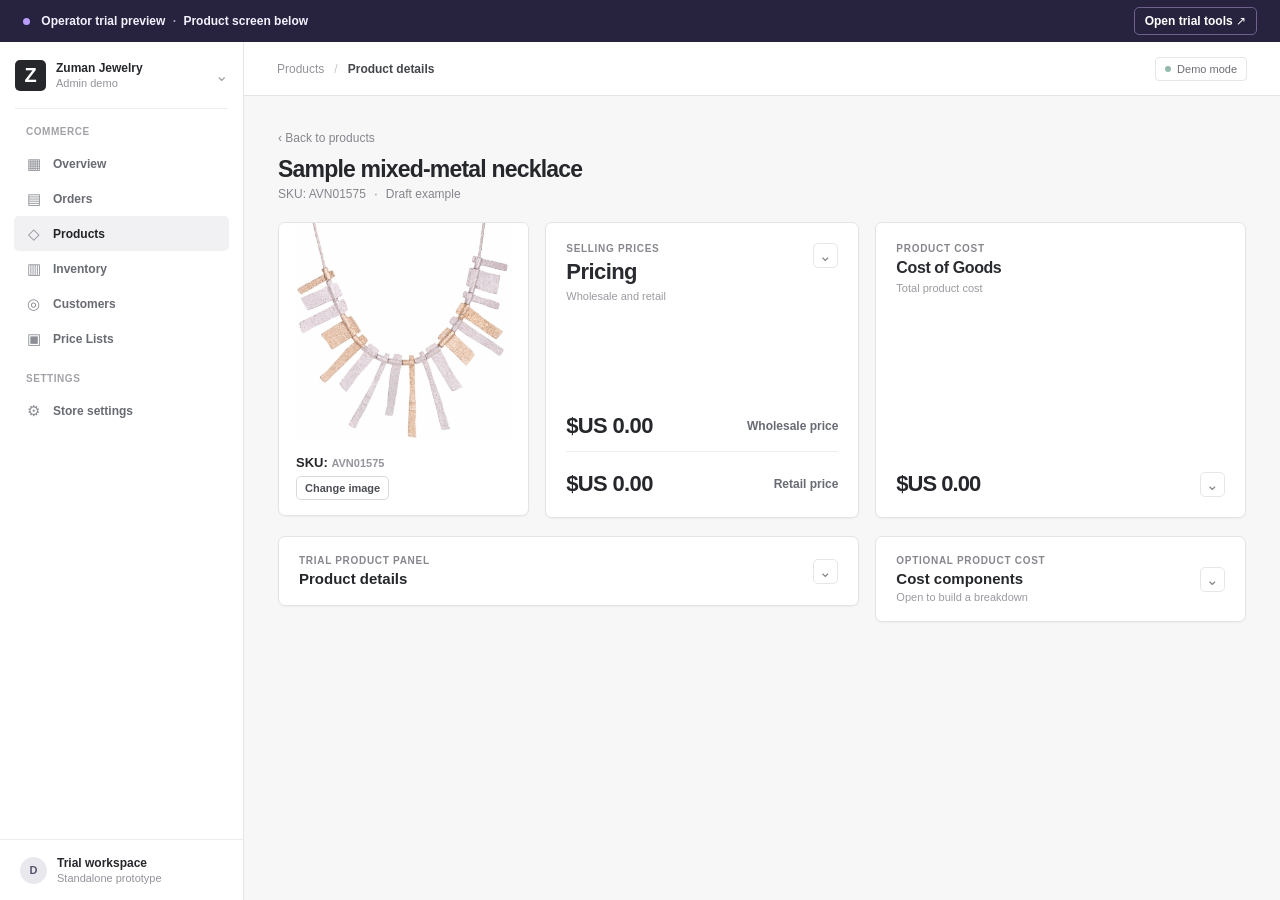
<file: index.html>
<!doctype html>
<html lang="en">
  <head>
    <meta charset="utf-8">
    <meta name="viewport" content="width=device-width, initial-scale=1">
    <meta http-equiv="refresh" content="0; url=./product-economics/">
    <title>Zuman Product Economics Trial</title>
  </head>
  <body>
    <p><a href="./product-economics/">Open the Product Economics Trial</a></p>
  </body>
</html>
</file>
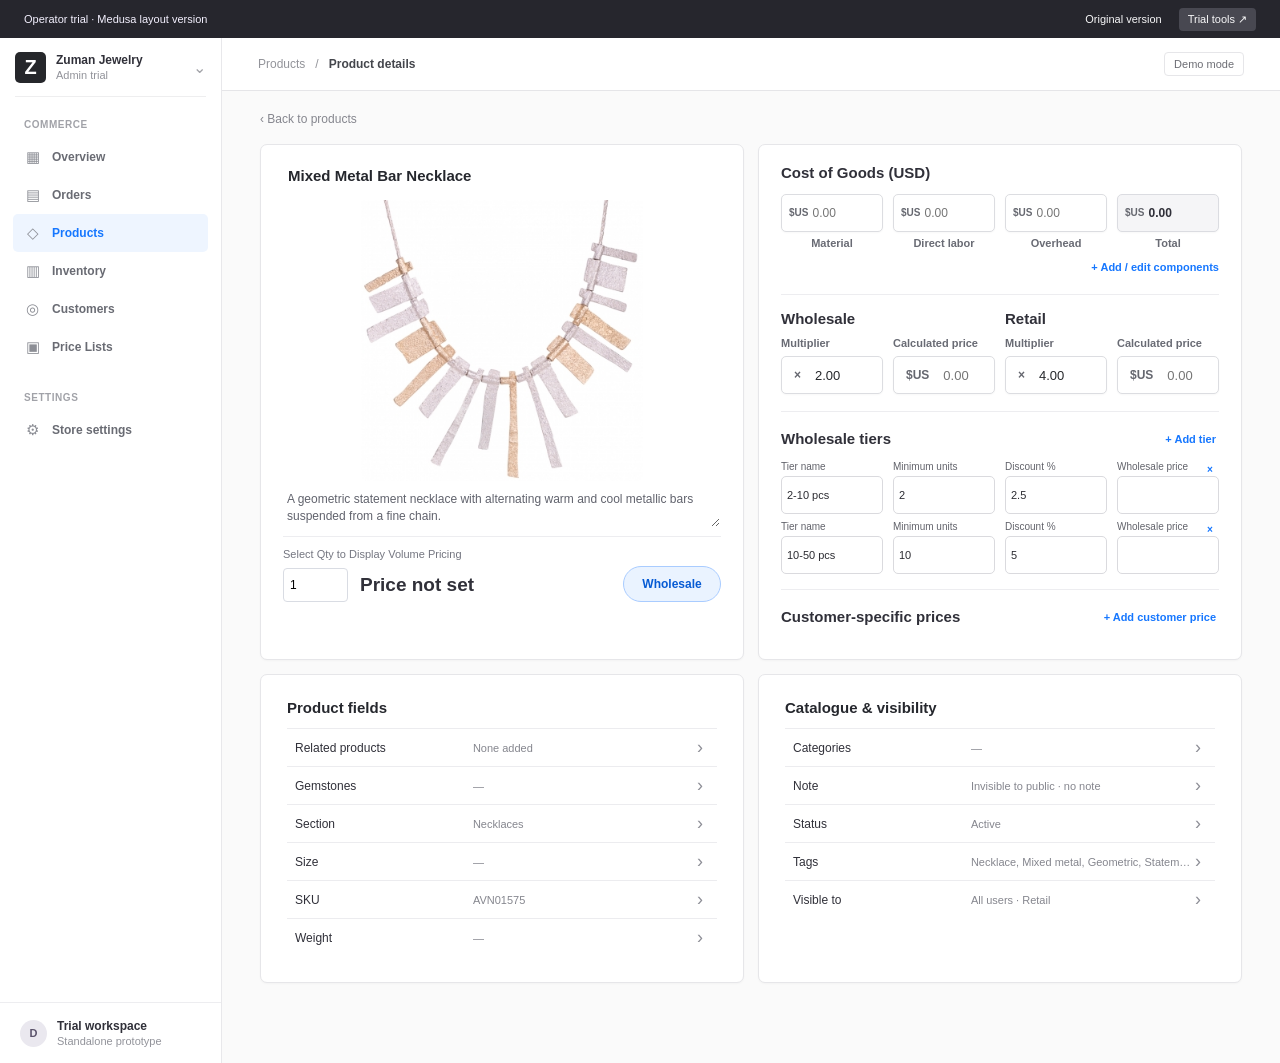
<file: medusa-product/index.html>
<!doctype html>
<html lang="en">
<head>
  <meta charset="utf-8">
  <meta name="viewport" content="width=device-width,initial-scale=1">
  <title>Product details | Zuman Medusa trial</title>
  <meta name="description" content="A standalone Medusa-style product editing trial for Zuman Jewelry.">
  <link rel="stylesheet" href="./style.css?v=18">
  <script src="./app.js?v=18" defer></script>
</head>
<body>
  <div class="trial-rail"><span>Operator trial · Medusa layout version</span><span class="trial-links"><a href="../product-economics/">Original version</a><button type="button" id="openTrial">Trial tools <span aria-hidden="true">↗</span></button></span></div>
  <div class="app-shell">
    <aside class="sidebar" aria-label="Admin navigation">
      <div class="store-switch"><span class="store-icon">Z</span><span><strong>Zuman Jewelry</strong><small>Admin trial</small></span><span class="chevron">⌄</span></div>
      <nav class="sidebar-nav"><span class="nav-label">Commerce</span><span class="nav-item"><span class="nav-icon">▦</span> Overview</span><span class="nav-item"><span class="nav-icon">▤</span> Orders</span><span class="nav-item active" aria-current="page"><span class="nav-icon">◇</span> Products</span><span class="nav-item"><span class="nav-icon">▥</span> Inventory</span><span class="nav-item"><span class="nav-icon">◎</span> Customers</span><span class="nav-item"><span class="nav-icon">▣</span> Price Lists</span><span class="nav-label second">Settings</span><span class="nav-item"><span class="nav-icon">⚙</span> Store settings</span></nav>
      <div class="sidebar-bottom"><span class="avatar">D</span><span><strong>Trial workspace</strong><small>Standalone prototype</small></span></div>
    </aside>
    <div class="main-shell">
      <header class="topbar"><div class="breadcrumb"><span>Products</span><span>/</span><strong>Product details</strong></div><span class="demo-pill">Demo mode</span></header>
      <main class="page">
        <div class="page-heading"><span class="back-link">‹ Back to products</span></div>
        <div class="sketch-top-row">
          <section class="panel sketch-preview" aria-label="Product display preview">
            <div class="sketch-preview-head"><h2 class="sketch-section-title"><label class="visually-hidden" for="sketchTitleInput">Product title</label><input id="sketchTitleInput" class="sketch-title-edit" maxlength="120" value="Mixed Metal Bar Necklace" aria-label="Product title" title="Edit product title"></h2></div>
            <div class="sketch-site-card">
              <div id="sketchPhotoHost" class="sketch-photo"><button type="button" id="photoImport" class="photo-import" aria-label="Import product image" title="Import product image"><svg viewBox="0 0 24 24" fill="none" stroke="currentColor" stroke-width="1.8" stroke-linecap="round" stroke-linejoin="round" aria-hidden="true"><path d="M4 8a2 2 0 0 1 2-2h2l1.5-2h5L16 6h2a2 2 0 0 1 2 2v10a2 2 0 0 1-2 2H6a2 2 0 0 1-2-2z"/><circle cx="12" cy="13" r="3"/></svg></button></div>
              <div class="sketch-site-copy">
                <div id="sketchDescriptionHost" class="preview-description-edit"></div>
                <div class="sketch-preview-prices"><div class="preview-price-choice"><label id="previewPriceLabel" for="previewQty">Select Qty to Display Volume Pricing</label><div class="preview-price-line"><input id="previewQty" type="number" min="1" max="999999" step="1" value="1" inputmode="numeric"><strong id="sketchPreviewPrice" aria-live="polite">$US 0.00</strong></div></div><button type="button" id="previewModeToggle" class="preview-mode-toggle" aria-label="Preview Wholesale; switch to Retail">Wholesale</button></div>
              </div>
            </div>
          </section>
        </div>
        <div class="sketch-columns">
          <section class="panel sketch-economics" aria-label="Cost and pricing">
            <div class="sketch-cost-heading">Cost of Goods <small>(USD)</small></div>
            <div id="sketchCostInputHost" class="sketch-cost-fields">
              <div class="sketch-cost-field"><div class="input-money"><span>$US</span><input id="sketchMaterialCost" type="number" min="0" step="0.01" inputmode="decimal" placeholder="0.00"></div><label for="sketchMaterialCost">Material</label></div>
              <div class="sketch-cost-field"><div class="input-money"><span>$US</span><input id="sketchDirectLaborCost" type="number" min="0" step="0.01" inputmode="decimal" placeholder="0.00"></div><label for="sketchDirectLaborCost">Direct labor</label></div>
              <div class="sketch-cost-field"><div class="input-money"><span>$US</span><input id="sketchOverheadCost" type="number" min="0" step="0.01" inputmode="decimal" placeholder="0.00"></div><label for="sketchOverheadCost">Overhead</label></div>
              <div id="sketchUnallocatedCostField" class="sketch-cost-field" hidden><div class="input-money"><span>$US</span><input id="sketchUnallocatedCost" type="number" min="0" step="0.01" inputmode="decimal" placeholder="0.00"></div><label for="sketchUnallocatedCost">Unallocated</label></div>
              <div class="sketch-cost-field sketch-cost-total"><div class="input-money"><span>$US</span><output id="sketchTotalCostValue" for="sketchMaterialCost sketchDirectLaborCost sketchOverheadCost sketchUnallocatedCost">0.00</output></div><span>Total</span></div>
            </div>
            <div id="sketchComponentsHost"></div>
            <div class="sketch-price-guidance"><div class="sketch-guidance-grid"><div class="sketch-guidance-item"><h3>Wholesale</h3><div class="sketch-guidance-pair"><div class="sketch-guidance-control"><label for="newWholesaleMultiplier">Multiplier</label><div id="sketchWholesaleMultiplierHost"></div></div><div class="sketch-guidance-control"><label for="sketchWholesaleInput">Calculated price</label><div class="input-money"><span>$US</span><input id="sketchWholesaleInput" type="number" min="0" step="0.01" inputmode="decimal" placeholder="0.00"></div></div></div></div><div class="sketch-guidance-item"><h3>Retail</h3><div class="sketch-guidance-pair"><div class="sketch-guidance-control"><label for="newRetailMultiplier">Multiplier</label><div id="sketchRetailMultiplierHost"></div></div><div class="sketch-guidance-control"><label for="sketchRetailInput">Calculated price</label><div class="input-money"><span>$US</span><input id="sketchRetailInput" type="number" min="0" step="0.01" inputmode="decimal" placeholder="0.00"></div></div></div></div></div><p id="sketchCalculationNotice" class="sketch-calculation-notice" role="status" aria-live="polite" hidden>Enter a Cost of Goods total to calculate a price from its multiplier.</p></div>
            <div class="sketch-prices"><div class="sketch-prices-head"><strong>Wholesale tiers</strong><button type="button" id="sketchAddTier" class="link-button">+ Add tier</button></div><div id="sketchTierHost"></div><div class="sketch-prices-head"><strong>Customer-specific prices</strong><button type="button" id="sketchAddCustomer" class="link-button">+ Add customer price</button></div><div id="sketchCustomerHost"></div></div>
          </section>
          <section class="panel sketch-attributes" aria-label="Product fields"><h2 class="sketch-field-group-title">Product fields</h2><div class="sketch-attribute-list">
            <details><summary><span>Related products</span><small id="sketchRelated">None</small><b>›</b></summary><div id="sketchRelatedHost" class="sketch-related-slots">
              <label class="sketch-related-slot"><span class="related-image-placeholder" aria-hidden="true">Image</span><span>SKU</span><input class="text-input related-slot-sku" data-slot="0" aria-label="Related product 1 SKU" placeholder="SKU"></label>
              <label class="sketch-related-slot"><span class="related-image-placeholder" aria-hidden="true">Image</span><span>SKU</span><input class="text-input related-slot-sku" data-slot="1" aria-label="Related product 2 SKU" placeholder="SKU"></label>
            </div></details>
            <details><summary><span>Gemstones</span><small id="sketchGemstones">None</small><b>›</b></summary><div id="sketchGemstonesHost"></div></details>
            <details><summary><span>Section</span><small id="sketchSectionRow">Not set</small><b>›</b></summary><div id="sketchSectionHost"></div></details>
            <details><summary><span>Size</span><small id="sketchSize">Not set</small><b>›</b></summary><div id="sketchSizeHost"></div></details>
            <details><summary><span>SKU</span><small id="sketchSkuRow">AVN01575</small><b>›</b></summary><div id="sketchSkuHost"></div></details>
            <details><summary><span>Weight</span><small id="sketchWeight">Not entered</small><b>›</b></summary><div id="sketchWeightHost"></div></details>
          </div></section>
          <section class="panel sketch-attributes" aria-label="Catalogue and visibility"><h2 class="sketch-field-group-title">Catalogue &amp; visibility</h2><div class="sketch-attribute-list">
            <details><summary><span>Categories</span><small id="sketchCategories">None</small><b>›</b></summary><div id="sketchCategoriesHost"></div></details>
            <details><summary><span>Note</span><small id="sketchNote">None</small><b>›</b></summary><div id="sketchNoteHost"></div></details>
            <details><summary><span>Status</span><small id="sketchStatusRow">Active</small><b>›</b></summary><div id="sketchStatusHost"></div></details>
            <details><summary><span>Tags</span><small id="sketchTagsRow">None</small><b>›</b></summary><div id="sketchTagsHost"></div></details>
            <details><summary><span>Visible to</span><small id="sketchVisible">All users · Retail</small><b>›</b></summary><div id="sketchVisibleHost"></div></details>
          </div></section>
        </div>
        <details id="catalogPanel" class="panel product-overview editor-panel">
          <summary aria-label="Product overview, edit product details">
            <span class="overview-head"><strong>Product overview</strong><span class="panel-action">Edit product details ↗</span></span>
            <span class="overview-body">
              <span class="overview-primary"><span class="image-wrap"><img id="productPhoto" src="./sample-product.png" alt="Mixed Metal Bar Necklace supplied for the prototype"></span><span class="overview-copy"><span class="overview-title-line"><strong>Mixed Metal Bar Necklace</strong><span id="statusBadge" class="status-pill">Active</span></span><span class="overview-sku">SKU <b id="productCodePreview">AVN01575</b> <span id="overviewMode">Existing product · approved prices</span></span><span id="descriptionPreview" class="overview-description">A geometric statement necklace with alternating warm and cool metallic bars suspended from a fine chain.</span></span></span>
              <span class="overview-metrics"><span><small>Product Cost</small><strong id="overviewCost">Not recorded</strong></span><span><small>Wholesale Price</small><strong id="overviewWholesale">Not entered</strong></span><span><small>Retail Price</small><strong id="overviewRetail">Not entered</strong></span></span>
            </span>
            <span class="overview-facts"><span><small>Section</small><strong id="sectionPreview">Not set</strong></span><span><small>Show</small><strong id="overviewShow">All users · Retail</strong></span><span><small>Size</small><strong id="overviewSize">Not set</strong></span><span><small>Gemstones</small><strong id="overviewGemstones">None</strong></span><span><small>Weight</small><strong id="overviewWeight">Not entered</strong></span><span><small>Categories</small><strong id="overviewCategories">None</strong></span><span><small>Tags</small><strong id="overviewTags">None</strong></span><span><small>Price exceptions</small><strong id="overviewExceptions">None</strong></span></span>
          </summary>
              <div class="detail-body"><div class="editor-head"><div><small>Product</small><h2>Edit product details</h2></div><button type="button" class="close-editor" data-close="catalogPanel" aria-label="Close product details">×</button></div>
                <div class="editor-content"><div class="field-row image-edit-row"><label for="catalogImage">Product image</label><div><label for="catalogImage" class="btn btn-secondary image-upload">Change image</label><input id="catalogImage" class="visually-hidden" type="file" accept="image/*"><span id="catalogImageStatus" class="image-status" role="status" aria-live="polite"></span></div></div><div class="field-row identity-row"><label for="catalogCode">SKU</label><input id="catalogCode" class="text-input" maxlength="80" value="AVN01575"></div><div class="field-row"><label for="catalogSection">Section</label><select id="catalogSection" class="text-input"><option value="">Choose section</option><option>Rings</option><option selected>Necklaces</option><option>Earrings</option><option>Bracelets</option><option>Watches</option><option>Pins &amp; Brooches</option><option>Religious</option><option>Man's Jewelry</option><option>Beads</option><option>Closeout</option></select></div><div class="field-row"><label for="catalogSizes">Sizes</label><input id="catalogSizes" class="text-input" list="sizeSuggestions" placeholder="None or size labels"><datalist id="sizeSuggestions"><option value="None"></datalist></div>
                  <fieldset class="catalog-fieldset"><legend>Category</legend><div class="choice-grid" id="catalogCategories"><label><input type="checkbox" value="Ancient roman glass">Ancient roman glass</label><label><input type="checkbox" value="Glass">Glass</label><label><input type="checkbox" value="Gold">Gold</label><label><input type="checkbox" value="Hearts & Love">Hearts &amp; Love</label><label><input type="checkbox" value="Religious">Religious</label><label><input type="checkbox" value="Rings">Rings</label><label><input type="checkbox" value="Silver & Gold">Silver &amp; Gold</label><label><input type="checkbox" value="Solid">Solid</label><label><input type="checkbox" value="Sterling Silver">Sterling Silver</label><label><input type="checkbox" value="Sterling with pearls">Sterling with pearls</label><label><input type="checkbox" value="Stones incorporated">Stones incorporated</label><label><input type="checkbox" value="Watches">Watches</label></div></fieldset>
                  <div class="subsection-heading">Attributes</div><div class="weight-row"><div class="field-row"><label for="catalogSilverWeight">Silver weight</label><div class="input-money"><input id="catalogSilverWeight" type="number" min="0" step="any" inputmode="decimal"><small>g</small></div></div><div class="field-row"><label for="catalogGoldWeight">Gold weight</label><div class="input-money"><input id="catalogGoldWeight" type="number" min="0" step="any" inputmode="decimal"><small>g</small></div></div><div class="field-row"><label for="catalogGemstonesWeight">Gemstones weight</label><div class="input-money"><input id="catalogGemstonesWeight" type="number" min="0" step="any" inputmode="decimal"><small>g</small></div></div><div class="field-row"><label for="catalogTotalWeight">Total weight</label><div class="input-money"><input id="catalogTotalWeight" type="number" min="0" step="any" inputmode="decimal"><small>g</small></div></div></div>
                  <div class="field-row"><label>Gemstones</label><div class="catalog-stone-grid"><select id="catalogStone1" class="text-input" aria-label="Gemstone 1"></select><select id="catalogStone2" class="text-input" aria-label="Gemstone 2"></select><select id="catalogStone3" class="text-input" aria-label="Gemstone 3"></select><select id="catalogStone4" class="text-input" aria-label="Gemstone 4"></select></div></div>
                  <div class="subsection-heading">Availability</div><fieldset class="catalog-fieldset"><legend>Status</legend><div class="choice-inline"><label><input type="radio" name="catalogStatus" value="Active" checked>Active</label><label><input type="radio" name="catalogStatus" value="Inactive">Inactive</label></div></fieldset><fieldset class="catalog-fieldset"><legend>Show</legend><div class="show-choices" id="catalogShow"><label><input type="checkbox" value="All users" checked>All users</label><label><input type="checkbox" value="Only registered">Only Registered</label><label><input type="checkbox" value="Wholesale">Wholesale</label><label><input type="checkbox" value="Retail" checked>Retail</label></div><p id="showStatus" class="helper" role="status" aria-live="polite">Wholesale requires Only Registered.</p></fieldset>
                  <div class="subsection-heading">Tags</div><div class="field-row"><label for="tagInput">Product tags</label><div class="related-input"><input id="tagInput" class="text-input" maxlength="60" placeholder="Add a tag"><button type="button" id="addTag" class="btn btn-secondary">Add tag</button></div><div id="presetTags" class="preset-tags" aria-label="Suggested tags"><button type="button" data-tag="Necklace">Necklace</button><button type="button" data-tag="Mixed metal">Mixed metal</button><button type="button" data-tag="Geometric">Geometric</button><button type="button" data-tag="Statement">Statement</button><button type="button" data-tag="Gold tone">Gold tone</button><button type="button" data-tag="Silver tone">Silver tone</button><button type="button" data-tag="Bars">Bars</button><button type="button" data-tag="Pendant">Pendant</button></div><div id="tagList" class="related-list" aria-live="polite"></div></div>
                  <div class="description-section"><div class="field-row"><label for="catalogDescription">English · AI image draft</label><textarea id="catalogDescription" class="text-input" rows="5">A geometric statement necklace with alternating warm and cool metallic bars suspended from a fine chain.</textarea><p id="descriptionSource" class="helper">Example draft for the sample image. Edit before use.</p></div><div class="field-row"><div class="hebrew-heading"><label for="catalogDescriptionHebrew">Translation of English draft</label><button type="button" id="revertHebrew" class="link-button" disabled>Revert to translation</button></div><textarea id="catalogDescriptionHebrew" class="text-input" rows="5" lang="he" dir="rtl">שרשרת בולטת בעיצוב גיאומטרי, עם מוטות מתכתיים בגוונים חמים וקרים לסירוגין התלויים על שרשרת עדינה.</textarea><p id="hebrewSource" class="helper" role="status" aria-live="polite">Translated from the sample English draft. Editable.</p></div></div>
                  <div class="subsection-heading">Internal</div><div class="field-row"><label for="catalogInternalNote">Internal note, invisible to public</label><textarea id="catalogInternalNote" class="text-input" rows="3"></textarea></div><div class="field-row"><label for="relatedProductInput">Related products</label><div class="related-input"><input id="relatedProductInput" class="text-input" maxlength="80" placeholder="Enter related SKU"><button type="button" id="addRelatedProduct" class="btn btn-secondary">Add</button></div><div id="relatedProducts" class="related-list"></div></div>
                </div><div class="editor-foot"><span>Trial changes stay in this browser until saved with Trial tools.</span><button type="button" class="btn btn-primary" data-close="catalogPanel">Done</button></div></div>
        </details>
        <div class="workflow-switch" role="group" aria-label="Product workflow"><span>Product workflow</span><label><input type="radio" name="workflow" value="existing" checked> Existing product</label><label><input type="radio" name="workflow" value="new"> New product</label></div>
        <div class="product-layout">
          <div class="main-column">
            <section id="existingWorkflow" class="workflow-stack" aria-label="Existing product pricing">
              <section class="panel workflow-panel"><div class="panel-heading"><div><small>Existing product</small><h2>Approved selling prices</h2></div><span class="status-pill">Direct entry</span></div>
                <p class="helper">Approved prices intended for display on the site. This trial does not change live prices.</p>
                <div class="selling-grid"><div class="field-row"><label for="existingWholesalePrice">Wholesale Price</label><div class="input-money"><span>$US</span><input id="existingWholesalePrice" type="number" min="0" step="0.01" inputmode="decimal" placeholder="Enter approved price"></div></div><div class="field-row"><label for="existingRetailPrice">Retail Price</label><div class="input-money"><span>$US</span><input id="existingRetailPrice" type="number" min="0" step="0.01" inputmode="decimal" placeholder="Enter approved price"></div></div></div>
                <details class="price-exceptions" id="exceptionsPanel"><summary>+ Wholesale tiers and customer-specific prices</summary><div class="exceptions-content"><p class="helper">Record approved exceptions separately. No tier or customer price is calculated from the general wholesale price.</p><div class="exception-group"><div class="subsection-heading">Wholesale tiers</div><div id="tierRows" class="exception-rows"></div><button type="button" id="addTier" class="btn btn-secondary">+ Add tier</button></div><div class="exception-group"><div class="subsection-heading">Customer-specific prices</div><div id="customerPriceRows" class="exception-rows"></div><button type="button" id="addCustomerPrice" class="btn btn-secondary">+ Add customer price</button></div></div></details>
              </section>
              <section class="panel workflow-panel recorded-cost"><div class="panel-heading"><h2>Product Cost</h2></div><strong>Not recorded</strong><p class="helper">Existing catalogue products do not need retrospective manufacturing costs.</p></section>
            </section>
            <section id="newWorkflow" class="workflow-stack" aria-label="New product pricing process" hidden>
              <section id="costPanel" class="panel workflow-panel"><div class="panel-heading"><div><h2>Step 1. Enter Cost</h2></div></div><div class="field-row cost-input-row"><label for="totalCost">Total Product Cost (USD) <span class="help" tabindex="0" aria-label="Total Product Cost help">?<span class="tip">Direct manufacturing cost for one product. You can enter this single total without a component breakdown.</span></span></label><div class="input-money"><span>$US</span><input id="totalCost" type="number" min="0" step="0.01" inputmode="decimal" placeholder="0.00"></div></div>
                <details id="componentPanel" class="cost-breakdown"><summary id="openComponents">+ Add / edit components</summary><div class="component-content"><p class="helper">Add only the costs used by this product. The subtotal never changes the cost fields until you apply it.</p><div id="componentFields" class="component-fields"></div><select id="componentSelect" class="text-input" aria-label="Add a component"><option value="">+ Add</option><option value="silver">Silver (925)</option><option value="gold">Gold (14K / 18K / custom)</option><option value="brass">Brass</option><option value="gemstones">Gemstones</option><option value="findings">Findings / clasps</option><option value="production">Production labour</option><option value="plating">Gold plating</option><option value="setting">Stone setting</option><option value="overhead">Factory overhead</option><option value="other">Other manufacturing costs</option></select><div id="dealerMarkupRow" class="dealer-markup" hidden><label for="dealerMarkup">Dealer markup <span class="help" tabindex="0" aria-label="Dealer markup help">?<span class="tip">Added to pure metal spot rates and entered supplier quotes. Default 5%; editable.</span></span></label><div class="input-money"><input id="dealerMarkup" type="number" min="0" step="0.1" inputmode="decimal" value="5"><span>%</span></div></div><div class="calc-row"><span>Component subtotal</span><strong id="componentSubtotal">$US 0.00</strong></div><p id="breakdownReadiness" class="helper" role="status" aria-live="polite" hidden></p><label class="breakdown-confirm"><input id="breakdownComplete" type="checkbox" disabled> I have included all applicable direct costs in this breakdown.</label><p class="helper">Applying this subtotal replaces the cost fields. Metal spot calculations estimate fine-metal content only.</p><button type="button" class="btn btn-secondary" id="adoptSubtotal" disabled>Use subtotal in cost fields</button><p id="componentsStatus" class="action-status" role="status" aria-live="polite"></p></div></details>
              </section>
              <section id="suggestionPanel" class="panel workflow-panel suggestion-panel"><div class="panel-heading"><div><h2>Step 2. Review Suggestion</h2></div><span class="trial-badge">Calculated · not displayed</span></div><p class="helper">These are reference prices calculated from Total Product Cost. The multipliers below are illustrative trial defaults, not approved ZJ pricing rules.</p><div class="selling-grid"><div class="field-row"><label for="newWholesaleMultiplier">Wholesale cost multiplier <span class="help" tabindex="0" aria-label="Wholesale cost multiplier help">?<span class="tip">Suggested wholesale price = Total Product Cost × this multiplier.</span></span></label><div class="input-money"><span>×</span><input id="newWholesaleMultiplier" type="number" min="0" step="0.01" inputmode="decimal" value="2.00"></div></div><div class="field-row"><label for="newRetailMultiplier">Retail cost multiplier <span class="help" tabindex="0" aria-label="Retail cost multiplier help">?<span class="tip">Suggested retail price = Total Product Cost × this multiplier.</span></span></label><div class="input-money"><span>×</span><input id="newRetailMultiplier" type="number" min="0" step="0.01" inputmode="decimal" value="4.00"></div></div></div><div class="metric-grid"><span><small>Suggested wholesale · reference only</small><strong id="suggestedWholesale">Not set</strong></span><span><small>Suggested retail · reference only</small><strong id="suggestedRetail">Not set</strong></span></div><label class="cost-verify"><input id="costVerified" type="checkbox"> I checked the total cost for this trial.</label><p id="costQuality" class="quality-warning" role="status" aria-live="polite">Enter a total cost to calculate suggestions.</p></section>
              <section id="proposalPanel" class="panel workflow-panel proposal-panel"><div class="panel-heading"><div><h2>Step 3. Set Displayed Prices</h2></div><span class="decision-badge">Operator entered</span></div><p class="decision-note"><strong>These are your proposed site display prices.</strong> Type them directly, or copy both suggestions once and adjust either price. Later cost or multiplier changes update suggestions above; they never overwrite these fields.</p><button type="button" id="copySuggestions" class="btn btn-secondary transfer-button" disabled>Copy suggestions into display prices ↓</button><div class="selling-grid proposed-grid"><div class="field-row"><label for="proposedWholesale">Wholesale Price</label><div class="input-money"><span>$US</span><input id="proposedWholesale" type="number" min="0" step="0.01" inputmode="decimal" placeholder="Enter or copy"></div></div><div class="field-row"><label for="proposedRetail">Retail Price</label><div class="input-money"><span>$US</span><input id="proposedRetail" type="number" min="0" step="0.01" inputmode="decimal" placeholder="Enter or copy"></div></div></div><p id="proposalStatus" class="helper" role="status" aria-live="polite">Enter display prices or copy the suggestions once.</p><p class="helper">Proposal for review only. This trial does not publish prices to the site.</p></section>
            </section>

          </div>
          <div class="side-column">
            <section class="panel side-panel"><div class="panel-topline"><strong>Availability</strong><button type="button" class="card-edit" data-edit="catalogPanel" data-focus="catalogShow">Edit ⋯</button></div><div class="side-content"><span id="availabilityPreview">Active · All users · Retail</span></div></section>
            <section class="panel side-panel"><div class="panel-topline"><strong>Organize</strong><button type="button" class="card-edit" data-edit="catalogPanel" data-focus="catalogSection">Edit ⋯</button></div><div class="side-content"><span class="side-label">Section</span><strong id="organizationPreview">—</strong><span class="side-label">Categories</span><span id="categoriesPreview">—</span><span class="side-label">Tags</span><span id="tagsPreview">—</span></div></section>
            <section class="panel side-panel"><div class="panel-topline"><strong>Attributes</strong><button type="button" class="card-edit" data-edit="catalogPanel" data-focus="catalogSilverWeight">Edit ⋯</button></div><div class="side-content"><span class="side-label">Weights</span><span id="weightsPreview">—</span><span class="side-label">Gemstones</span><span id="gemstonesPreview">—</span><span class="side-label">Sizes</span><span id="sizesPreview">—</span></div></section>
            <section class="panel side-panel"><div class="panel-topline"><strong>Related products</strong><button type="button" class="card-edit" data-edit="catalogPanel" data-focus="relatedProductInput">Edit ⋯</button></div><div class="side-content"><span id="relatedPreview">None added</span></div></section>
            <section class="panel side-panel"><div class="panel-topline"><strong>Internal note</strong><button type="button" class="card-edit" data-edit="catalogPanel" data-focus="catalogInternalNote">Edit ⋯</button></div><div class="side-content"><span id="notePreview">Invisible to public · no note</span></div></section>
          </div>
        </div>
      </main>
    </div>
  </div>
  <div id="editorBackdrop" class="editor-backdrop" hidden></div>
  <div id="trialBackdrop" class="trial-backdrop" hidden></div>
  <aside id="trialDrawer" class="trial-drawer" aria-label="Trial reporting tools" hidden><div class="drawer-header"><div><small>Separate trial tools</small><h2>Record feedback</h2><small id="trialWorkflowPreview">Existing product</small></div><button type="button" id="closeTrial" class="close-editor" aria-label="Close trial tools">×</button></div><p class="drawer-intro">Trial entries and feedback are outside the proposed product admin screen.</p><div class="handoff-note"><strong>One-week handoff</strong><p>At the end of each trial day, export CSV from every operator browser and send it to the trial coordinator through your agreed company channel. Entries are not collected centrally.</p><p>Agree on handling before entering confidential costs. Edited English descriptions use MyMemory for translation.</p></div><div class="field-row"><label for="productReference">Product reference</label><input id="productReference" class="text-input" maxlength="80" placeholder="SKU or product name" required></div><div class="field-row"><label for="feedback">Operator feedback</label><textarea id="feedback" class="text-input" maxlength="500" rows="4" placeholder="What worked or felt unclear? (optional)"></textarea></div><div class="drawer-actions"><button type="button" class="btn btn-primary" id="saveEntry">Save trial entry</button><button type="button" class="btn btn-secondary" id="exportEntries">Export CSV</button><button type="button" class="link-button" id="newEntry">Reset product fields</button></div><p id="saveStatus" class="action-status" role="status" aria-live="polite"></p><div class="saved-section"><div class="saved-heading"><h3>Saved trial entries <span id="savedCount" class="count-badge">0</span></h3><small>Stored only in this browser</small></div><div id="entriesList" class="entries-list"><p class="empty-state">No entries saved yet.</p></div><button type="button" id="clearEntries" class="link-button">Clear saved entries</button></div></aside>
</body>
</html>
</file>
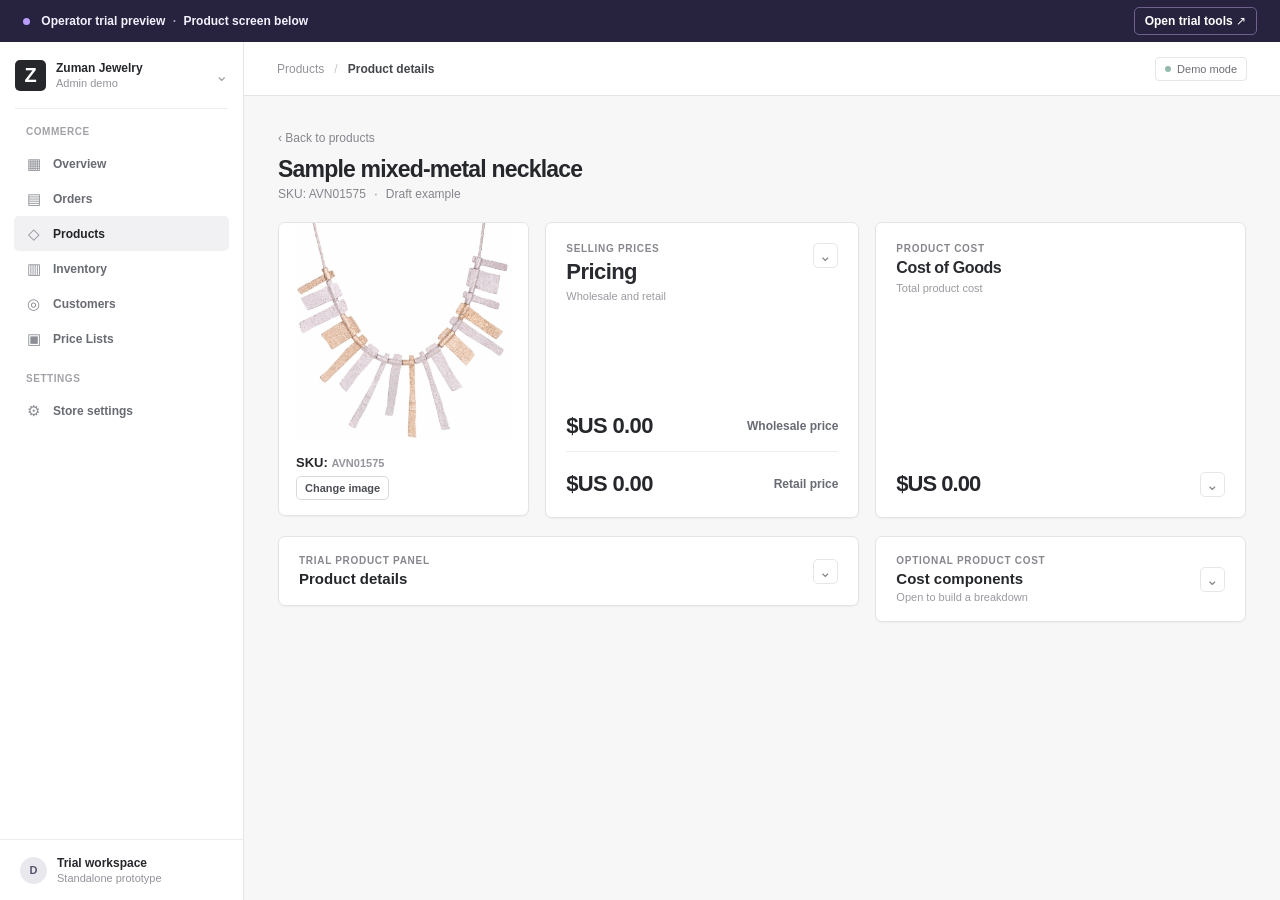
<file: product-economics/index.html>
<!doctype html>
<html lang="en">
<head>
  <meta charset="utf-8">
  <meta name="viewport" content="width=device-width,initial-scale=1">
  <title>Product details | Zuman Admin Trial</title>
  <meta name="description" content="Standalone Medusa-style product cost and pricing trial.">
  <link rel="stylesheet" href="./style.css?v=2026-10-18-6">
  <script src="./app.js?v=2026-10-18-6" defer></script>
</head>
<body>
  <div class="trial-rail">
    <span><span class="rail-dot"></span> Operator trial preview <span class="rail-separator">·</span> Product screen below</span>
    <button type="button" id="openTrial" class="rail-button">Open trial tools <span aria-hidden="true">↗</span></button>
  </div>
  <div class="app-shell">
    <aside class="sidebar" aria-label="Admin navigation">
      <div class="store-switch"><span class="store-icon">Z</span><span><strong>Zuman Jewelry</strong><small>Admin demo</small></span><span class="chevron">⌄</span></div>
      <div class="nav-group"><span class="nav-label">Commerce</span><span class="nav-item"><span class="nav-icon">▦</span>Overview</span><span class="nav-item"><span class="nav-icon">▤</span>Orders</span><span class="nav-item active" aria-current="page"><span class="nav-icon">◇</span>Products</span><span class="nav-item"><span class="nav-icon">▥</span>Inventory</span><span class="nav-item"><span class="nav-icon">◎</span>Customers</span><span class="nav-item"><span class="nav-icon">▣</span>Price Lists</span></div>
      <div class="nav-group"><span class="nav-label">Settings</span><span class="nav-item"><span class="nav-icon">⚙</span>Store settings</span></div>
      <div class="sidebar-bottom"><span class="avatar">D</span><span><strong>Trial workspace</strong><small>Standalone prototype</small></span></div>
    </aside>
    <div class="main-shell">
      <header class="topbar"><div class="breadcrumb"><span>Products</span><span class="crumb-sep">/</span><strong>Product details</strong></div><span class="demo-pill"><span class="demo-dot"></span> Demo mode</span></header>
      <main class="page">
        <div class="page-heading"><div><span class="back-link">‹ Back to products</span><h1>Sample mixed-metal necklace</h1><p>SKU: <span id="productCodePreview">AVN01575</span> <span class="dot-sep">·</span> Draft example</p></div></div>
        <div class="key-grid">
          <section class="card image-card" aria-label="Sample product picture">
            <div class="image-wrap"><img id="productPhoto" src="./sample-product.png" alt="Sample mixed-metal necklace supplied for the prototype"></div>
            <div class="image-caption"><strong>SKU: <span id="pictureSku">AVN01575</span></strong><label for="catalogImage" class="image-upload">Change image</label><input id="catalogImage" class="visually-hidden" type="file" accept="image/*"><span id="catalogImageStatus" class="image-status" role="status" aria-live="polite"></span></div>
          </section>
          <details id="pricingPanel" class="card detail-card pricing-card">
            <summary>
              <span class="summary-heading"><span class="eyebrow">Selling prices</span><strong>Pricing</strong><small>Wholesale and retail</small></span>
              <span class="price-overview">
                <span><strong id="wholesaleOverview">$US 0.00</strong><small>Wholesale price</small></span>
                <span><strong id="retailOverview">$US 0.00</strong><small>Retail price</small></span>
              </span>
              <span class="expand-control" aria-hidden="true">⌄</span>
            </summary>
            <div class="detail-body">
              <div class="field-row">
                <label for="commercialBase">Base price <span class="help" tabindex="0" aria-label="Base price help">?<span class="tip">The operator-entered pricing floor for this product. Wholesale and retail prices are this base multiplied by their respective factors. It is independent of Cost of Goods.</span></span></label>
                <div class="input-money"><span>$US</span><input id="commercialBase" type="number" min="0" step="0.01" inputmode="decimal" placeholder="0.00"><small>per product</small></div>
                <p class="helper">The pricing floor is entered separately from manufacturing cost.</p>
              </div>
              <button type="button" class="btn btn-secondary copy-button" id="copyCost">Use total cost as base price</button>
              <div class="multiplier-grid">
                <div class="field-row"><label for="wholesaleMultiplier">Wholesale multiplier <span class="help" tabindex="0" aria-label="Wholesale multiplier help">?<span class="tip">Applied to the base price. For example, 2× gives a wholesale price twice the base.</span></span></label><div class="input-money"><span>×</span><input id="wholesaleMultiplier" type="number" min="0" step="0.01" inputmode="decimal" placeholder="e.g. 2.00"></div></div>
                <div class="field-row"><label for="retailMultiplier">Retail multiplier <span class="help" tabindex="0" aria-label="Retail multiplier help">?<span class="tip">Applied to the base price. For example, 4× is equivalent to a 300% markup on the base.</span></span></label><div class="input-money"><span>×</span><input id="retailMultiplier" type="number" min="0" step="0.01" inputmode="decimal" placeholder="e.g. 4.00"></div></div>
              </div>
              <p id="pricingStatus" class="action-status" role="status" aria-live="polite"></p>
              <p class="helper">No multiplier is prefilled. These are trial calculations; taxes, discounts and country rules are excluded.</p>
            </div>
          </details>
          <details id="costPanel" class="card detail-card cost-card">
            <summary>
              <span class="summary-heading"><span class="eyebrow">Product cost</span><strong>Cost of Goods</strong><small>Total product cost</small></span>
              <span class="summary-bottom"><strong id="costOverview" class="overview-value">$US 0.00</strong><span class="expand-control" aria-hidden="true">⌄</span></span>
            </summary>
            <div class="detail-body">
              <div class="field-row">
                <label for="totalCost">Total Product Cost <span class="help" tabindex="0" aria-label="Total Product Cost help">?<span class="tip">Your known manufacturing cost for one product. Optional components do not change this number unless you apply their subtotal.</span></span></label>
                <div class="input-money"><span>$US</span><input id="totalCost" type="number" min="0" step="0.01" inputmode="decimal" placeholder="0.00"><small>per product</small></div>
              </div>
              <p class="helper">Optional component estimates are in Cost components below.</p>
              <button type="button" class="btn btn-secondary" id="openComponents">Add cost components</button>
            </div>
          </details>
        </div>
        <div class="lower-grid">
        <details id="catalogPanel" class="card catalog-card">
          <summary><span><span class="eyebrow">Trial product panel</span><strong>Product details</strong></span><span class="expand-control" aria-hidden="true">⌄</span></summary>
          <div class="catalog-body">
            <div class="catalog-grid">
              <div class="identity-row"><div class="field-row"><label for="catalogCode">SKU</label><input id="catalogCode" class="text-input" maxlength="80" value="AVN01575"></div><div class="field-row"><label for="catalogSection">Section</label><select id="catalogSection" class="text-input"><option value="">Choose section</option><option value="Rings">Rings</option><option value="Necklaces">Necklaces</option><option value="Earrings">Earrings</option><option value="Bracelets">Bracelets</option><option value="Watches">Watches</option><option value="Pins &amp; Brooches">Pins &amp; Brooches</option><option value="Religious">Religious</option><option value="Man's Jewelry">Man's Jewelry</option><option value="Beads">Beads</option><option value="Closeout">Closeout</option></select></div><div class="field-row"><label for="catalogSizes">Sizes</label><input id="catalogSizes" class="text-input" list="sizeSuggestions" placeholder="None or size labels"><datalist id="sizeSuggestions"><option value="None"></datalist></div></div>
              <fieldset class="catalog-fieldset span-full"><legend>Category</legend><div class="choice-grid" id="catalogCategories">
                <label><input type="checkbox" value="Ancient roman glass">Ancient roman glass</label><label><input type="checkbox" value="Glass">Glass</label><label><input type="checkbox" value="Gold">Gold</label><label><input type="checkbox" value="Hearts & Love">Hearts &amp; Love</label><label><input type="checkbox" value="Religious">Religious</label><label><input type="checkbox" value="Rings">Rings</label><label><input type="checkbox" value="Silver & Gold">Silver &amp; Gold</label><label><input type="checkbox" value="Solid">Solid</label><label><input type="checkbox" value="Sterling Silver">Sterling Silver</label><label><input type="checkbox" value="Sterling with pearls">Sterling with pearls</label><label><input type="checkbox" value="Stones incorporated">Stones incorporated</label><label><input type="checkbox" value="Watches">Watches</label>
              </div></fieldset>
              <div class="weight-row"><div class="field-row"><label for="catalogSilverWeight">Silver weight</label><div class="input-money"><input id="catalogSilverWeight" type="number" min="0" step="any" inputmode="decimal"><small>g</small></div></div><div class="field-row"><label for="catalogGoldWeight">Gold weight</label><div class="input-money"><input id="catalogGoldWeight" type="number" min="0" step="any" inputmode="decimal"><small>g</small></div></div><div class="field-row"><label for="catalogGemstonesWeight">Gemstones weight</label><div class="input-money"><input id="catalogGemstonesWeight" type="number" min="0" step="any" inputmode="decimal"><small>g</small></div></div><div class="field-row"><label for="catalogTotalWeight">Total weight</label><div class="input-money"><input id="catalogTotalWeight" type="number" min="0" step="any" inputmode="decimal"><small>g</small></div></div></div>
              <div class="field-row span-full"><label>Gemstones</label><div class="catalog-stone-grid"><select id="catalogStone1" class="text-input" aria-label="Gemstone 1"></select><select id="catalogStone2" class="text-input" aria-label="Gemstone 2"></select><select id="catalogStone3" class="text-input" aria-label="Gemstone 3"></select><select id="catalogStone4" class="text-input" aria-label="Gemstone 4"></select></div></div>
              <fieldset class="catalog-fieldset span-full"><legend>Show</legend><div class="choice-inline"><label><input type="radio" name="catalogStatus" value="Active" checked>Active</label><label><input type="radio" name="catalogStatus" value="Inactive">Inactive</label></div><div class="show-choices" id="catalogShow"><label><input type="checkbox" value="All users" checked>All users</label><label><input type="checkbox" value="Only registered">Only Registered</label><label><input type="checkbox" value="Wholesale">Wholesale</label><label><input type="checkbox" value="Retail" checked>Retail</label></div><p id="showStatus" class="helper" role="status" aria-live="polite">Wholesale requires Only Registered.</p></fieldset>
              <div class="field-row span-full"><label for="tagInput">Tags</label><div class="related-input"><input id="tagInput" class="text-input" maxlength="60" placeholder="Add a tag"><button type="button" id="addTag" class="btn btn-secondary">Add tag</button></div><div id="presetTags" class="preset-tags" aria-label="Suggested tags"><button type="button" data-tag="Necklace">Necklace</button><button type="button" data-tag="Mixed metal">Mixed metal</button><button type="button" data-tag="Geometric">Geometric</button><button type="button" data-tag="Statement">Statement</button><button type="button" data-tag="Gold tone">Gold tone</button><button type="button" data-tag="Silver tone">Silver tone</button><button type="button" data-tag="Bars">Bars</button><button type="button" data-tag="Pendant">Pendant</button></div><div id="tagList" class="related-list" aria-live="polite"></div></div>
              <div class="field-row span-full description-section"><div class="description-heading"><span class="derived-label">Description</span><button type="button" id="toggleDescription" class="description-switch" role="switch" aria-label="Description" aria-checked="true"><span class="switch-track" aria-hidden="true"><span class="switch-knob"></span></span><span id="descriptionToggleLabel">On</span></button></div><div class="description-grid"><div><label for="catalogDescription">English · AI image draft</label><textarea id="catalogDescription" class="text-input" rows="5">A geometric statement necklace with alternating warm and cool metallic bars suspended from a fine chain.</textarea><p id="descriptionSource" class="helper">Example draft for the sample image. Edit before use.</p></div><div><div class="hebrew-heading"><label for="catalogDescriptionHebrew">עברית · translation of English draft</label><button type="button" id="revertHebrew" class="link-button" disabled>Revert to translation</button></div><textarea id="catalogDescriptionHebrew" class="text-input" rows="5" lang="he" dir="rtl">שרשרת בולטת בעיצוב גיאומטרי, עם מוטות מתכתיים בגוונים חמים וקרים לסירוגין התלויים על שרשרת עדינה.</textarea><p id="hebrewSource" class="helper" role="status" aria-live="polite">Translated from the sample English draft. Editable.</p><p class="helper translation-disclosure">Edited English is sent to MyMemory for automatic translation.</p></div></div></div>
              <div class="field-row span-full"><label for="catalogInternalNote">Internal note, invisible to public</label><textarea id="catalogInternalNote" class="text-input" rows="3"></textarea></div>
              <div class="field-row span-full"><label for="relatedProductInput">Related products</label><div class="related-input"><input id="relatedProductInput" class="text-input" maxlength="80" placeholder="Enter related SKU"><button type="button" id="addRelatedProduct" class="btn btn-secondary">Add</button></div><div id="relatedProducts" class="related-list"></div></div>
            </div>
          </div>
        </details>
        <details id="componentPanel" class="card component-card">
          <summary><span><span class="eyebrow">Optional product cost</span><strong>Cost components</strong><small>Open to build a breakdown</small></span><span class="expand-control" aria-hidden="true">⌄</span></summary>
          <div class="component-body">
            <p class="catalog-note">Add only the components used in this product. The subtotal changes Total Product Cost only when you apply it.</p>
            <div class="component-section">
              <div class="section-label"><strong>Components</strong><small>Optional. Add or remove each item.</small></div>
              <div id="componentFields" class="component-fields"><p class="empty-components">No components added</p></div>
              <label class="select-label" for="componentSelect">Add a component</label>
              <select id="componentSelect" class="component-select" aria-label="Add a component">
                <option value="">+ Add component</option>
                <option value="silver">Silver</option>
                <option value="gold">Gold</option>
                <option value="brass">Brass</option>
                <option value="gemstones">Gemstones</option>
                <option value="production">Production</option>
                <option value="plating">Plating</option>
                <option value="packaging">Packaging</option>
                <option value="other">Other</option>
              </select>
              <div id="dealerMarkupRow" class="dealer-markup" hidden><label for="dealerMarkup">Dealer markup <span class="help" tabindex="0" aria-label="Dealer markup help">?<span class="tip">Added to live metal spot rates and entered supplier quotes for this product. Default 5%; editable.</span></span></label><div class="input-money"><input id="dealerMarkup" type="number" min="0" step="0.1" inputmode="decimal" value="5"><span>%</span></div></div>
              <div class="calc-row"><span>Component subtotal</span><strong id="componentSubtotal">$US 0.00</strong></div>
              <button type="button" class="btn btn-secondary" id="adoptSubtotal" disabled>Use subtotal as total cost</button>
              <p id="componentsStatus" class="action-status" role="status" aria-live="polite"></p>
            </div>
          </div>
        </details>
        </div>
      </main>
    </div>
  </div>
  <div id="trialBackdrop" class="trial-backdrop" hidden></div>
  <aside id="trialDrawer" class="trial-drawer" aria-label="Trial reporting tools" hidden>
    <div class="drawer-header"><div><span class="eyebrow">Separate trial tools</span><h2>Record feedback</h2></div><button type="button" id="closeTrial" class="close-button" aria-label="Close trial tools">×</button></div>
    <p class="drawer-intro">This panel collects examples for the one-week review. It is outside the proposed product admin screen.</p>
    <div class="drawer-fields"><div class="field-row"><label for="productReference">Product reference</label><input id="productReference" class="text-input" maxlength="80" placeholder="SKU or sample name (optional)"></div><div class="field-row"><label for="feedback">Operator feedback</label><textarea id="feedback" class="text-input" maxlength="500" rows="4" placeholder="What worked or felt unclear? (optional)"></textarea></div></div>
    <div class="drawer-actions"><button type="button" class="btn btn-primary" id="saveEntry">Save trial entry</button><button type="button" class="btn btn-secondary" id="exportEntries">Export CSV</button><button type="button" class="link-button" id="newEntry">Reset product fields</button></div>
    <p id="saveStatus" class="action-status" role="status" aria-live="polite"></p>
    <div class="saved-section"><div class="saved-heading"><h3>Saved trial entries <span id="savedCount" class="count-badge">0</span></h3><small>Stored only in this browser</small></div><div id="entriesList" class="entries-list"><p class="empty-state">No entries saved yet.</p></div><button type="button" id="clearEntries" class="link-button">Clear saved entries</button></div>
  </aside>
</body>
</html>
</file>
<file: medusa-product/style.css>
:root {
  color-scheme: light;
  font-family: Inter, ui-sans-serif, -apple-system, BlinkMacSystemFont, "Segoe UI", sans-serif;
  color: #25272b;
  background: #f7f7f8;
  font-synthesis: none;
}
* { box-sizing: border-box; }
body { margin: 0; min-width: 320px; }
button, input, select, textarea { font: inherit; }
button { cursor: pointer; }
button:disabled { cursor: not-allowed; opacity: .55; }
[hidden] { display: none !important; }
.trial-rail { height: 42px; display: flex; justify-content: space-between; align-items: center; gap: 12px; padding: 0 23px; background: #27223d; color: #f4f1ff; font-size: 12px; font-weight: 600; }
.rail-dot { display: inline-block; width: 7px; height: 7px; margin-right: 8px; border-radius: 50%; background: #ba9dff; }
.rail-separator { margin: 0 4px; color: #a99bc8; }
.rail-button { color: #fff; background: transparent; border: 1px solid #70628c; border-radius: 5px; padding: 6px 10px; font-size: 12px; font-weight: 650; }
.rail-button:hover, .rail-button:focus-visible { background: #403657; }
.app-shell { display: flex; min-height: calc(100vh - 42px); }
.sidebar { width: 244px; flex: 0 0 244px; background: #fff; border-right: 1px solid #e5e5e8; display: flex; flex-direction: column; }
.store-switch { min-height: 67px; margin: 0 15px; border-bottom: 1px solid #eeeeef; display: flex; align-items: center; gap: 10px; }
.store-icon { width: 31px; height: 31px; display: grid; place-items: center; flex: 0 0 31px; border-radius: 5px; background: #26272b; color: #fff; font-size: 20px; font-weight: 800; }
.store-switch strong, .sidebar-bottom strong { display: block; font-size: 12px; }
.store-switch small, .sidebar-bottom small { display: block; color: #92939a; font-size: 11px; margin-top: 2px; }
.chevron { margin-left: auto; color: #a2a3a8; }
.nav-group { padding: 17px 14px 0; }
.nav-label { display: block; color: #a1a2a8; text-transform: uppercase; letter-spacing: .055em; font-size: 10px; font-weight: 700; padding: 0 12px 9px; }
.nav-item { display: flex; align-items: center; gap: 12px; height: 35px; padding: 0 12px; border-radius: 5px; color: #696b73; font-size: 12px; font-weight: 550; }
.nav-item.active { color: #222428; background: #f1f1f3; font-weight: 700; }
.nav-icon { width: 15px; color: #8c8e95; text-align: center; font-size: 15px; }
.sidebar-bottom { display: flex; gap: 10px; align-items: center; padding: 16px 20px; margin-top: auto; border-top: 1px solid #ededf0; }
.avatar { width: 27px; height: 27px; display: grid; place-items: center; border-radius: 50%; background: #eae8ef; color: #5b536b; font-size: 11px; font-weight: 700; }
.main-shell { min-width: 0; flex: 1; }
.topbar { height: 54px; display: flex; align-items: center; justify-content: space-between; padding: 0 33px; background: #fff; border-bottom: 1px solid #e5e5e8; }
.breadcrumb { display: flex; align-items: center; gap: 10px; color: #93949a; font-size: 12px; }
.breadcrumb strong { color: #44464c; font-weight: 650; }
.crumb-sep { color: #c7c8cb; }
.demo-pill { display: flex; gap: 6px; align-items: center; color: #6c6d74; border: 1px solid #e6e6e9; border-radius: 4px; padding: 5px 9px; font-size: 11px; }
.demo-dot { width: 6px; height: 6px; border-radius: 50%; background: #95b9aa; }
.page { max-width: 1400px; padding: 32px 34px 64px; }
.page-heading { margin-bottom: 21px; }
.back-link { display: inline-block; color: #85868e; font-size: 12px; margin-bottom: 11px; }
h1, h2, h3, p { margin-top: 0; }
h1 { font-size: 23px; letter-spacing: -.035em; margin-bottom: 4px; }
.page-heading p { margin: 0; font-size: 12px; color: #85868d; }
.dot-sep { margin: 0 5px; }
.key-grid, .lower-grid { display: grid; grid-template-columns: minmax(215px,.8fr) minmax(275px,1fr) minmax(330px,1.18fr); gap: 16px; align-items: start; }
.key-grid { --collapsed-height: 294px; }
.card { background: #fff; border: 1px solid #e4e4e8; border-radius: 7px; box-shadow: 0 1px 2px #2020300a; }
.image-card { overflow: hidden; height: var(--collapsed-height); display: flex; flex-direction: column; }
.image-wrap { flex: 1; min-height: 0; background: #fff; }
.image-wrap img { width: 100%; height: 100%; display: block; object-fit: contain; }
.image-caption { padding: 15px 17px; display: flex; flex-direction: column; gap: 5px; }
.image-caption strong { font-size: 13px; }
.image-caption span { color: #96979e; font-size: 11px; line-height: 1.4; }
.image-upload { align-self: start; border: 1px solid #d9d9de; border-radius: 5px; padding: 5px 8px; color: #4c4e55; font-size: 11px; font-weight: 700; cursor: pointer; }
.image-upload:hover { background: #f7f7f8; }
.visually-hidden { position: absolute; width: 1px; height: 1px; padding: 0; margin: -1px; overflow: hidden; clip: rect(0,0,0,0); white-space: nowrap; border: 0; }
.visually-hidden:focus-visible + .image-status { outline: 2px solid #8c88d2; }
.image-caption .image-status { font-size: 10px; }
.image-status:empty { display: none; }
.detail-card { overflow: visible; }
.detail-card summary { list-style: none; cursor: pointer; min-height: var(--collapsed-height); padding: 20px; display: flex; flex-direction: column; position: relative; }
.detail-card summary::-webkit-details-marker { display: none; }
.detail-card summary:focus-visible { outline: 2px solid #8c88d2; outline-offset: 2px; border-radius: 7px; }
.summary-heading { display: flex; flex-direction: column; gap: 5px; }
.eyebrow { color: #85878d; font-size: 10px; text-transform: uppercase; letter-spacing: .07em; font-weight: 700; }
.summary-heading > strong { color: #292b30; font-size: 18px; letter-spacing: -.025em; }
.pricing-card .summary-heading > strong { font-size: 22px; }
.cost-card .summary-heading > strong { font-size: 16px; }
.cost-card .overview-value { font-size: 22px; }
.pricing-card .price-overview strong { font-size: 22px; }
.summary-heading > small { color: #9a9ba1; font-size: 11px; }
.summary-bottom { display: flex; align-items: end; justify-content: space-between; margin-top: auto; }
.overview-value { font-size: 27px; letter-spacing: -.045em; }
.expand-control { display: grid; place-items: center; width: 25px; height: 25px; border: 1px solid #e6e6e9; border-radius: 5px; color: #83858b; font-size: 15px; line-height: 1; transition: transform .15s; }
details[open] > summary .expand-control { transform: rotate(180deg); }
.price-overview { display: flex; flex-direction: column; gap: 19px; margin-top: auto; }
.price-overview > span { display: flex; align-items: center; justify-content: space-between; gap: 8px; padding-bottom: 12px; border-bottom: 1px solid #efeff1; }
.price-overview > span:last-child { border-bottom: 0; padding-bottom: 0; }
.price-overview small { color: #686b73; font-size: 12px; font-weight: 600; }
.price-overview small { text-align: right; }
.price-overview strong { font-size: 20px; letter-spacing: -.03em; }
.pricing-card summary > .expand-control { position: absolute; right: 20px; top: 20px; }
.detail-body { border-top: 1px solid #ededf0; padding: 20px; }
.field-row { margin-bottom: 16px; }
.field-row label { display: inline-block; margin-bottom: 7px; color: #3f4248; font-size: 12px; font-weight: 650; }
.input-money { display: flex; align-items: center; min-height: 38px; border: 1px solid #dcdde1; border-radius: 5px; background: #fff; box-shadow: 0 1px 2px #00000008; }
.input-money:focus-within { border-color: #8e8bda; box-shadow: 0 0 0 2px #8e8bda23; }
.input-money > span { padding: 0 12px; color: #65676f; font-weight: 650; font-size: 12px; }
.input-money input { min-width: 0; width: 100%; height: 36px; border: 0; outline: 0; background: transparent; color: #25272b; font-size: 13px; }
.input-money input::-webkit-inner-spin-button { appearance: none; }
.input-money small { white-space: nowrap; padding: 0 10px 0 4px; color: #999ba1; font-size: 10px; }
.helper { color: #999ba1; font-size: 11px; line-height: 1.45; margin: 7px 0 0; }
.help { display: inline-grid; place-items: center; position: relative; top: -1px; width: 14px; height: 14px; border: 1px solid #c6c8cd; border-radius: 50%; color: #9799a0; font-size: 10px; font-weight: 700; cursor: help; }
.tip { display: none; position: absolute; z-index: 20; left: -7px; bottom: calc(100% + 8px); width: 226px; padding: 9px 10px; border-radius: 5px; background: #282a30; color: #fff; font-size: 11px; font-weight: 450; line-height: 1.45; text-align: left; box-shadow: 0 8px 25px #0002; }
.help:hover .tip, .help:focus .tip { display: block; }
.section-label { display: flex; flex-direction: column; gap: 3px; }
.section-label strong { font-size: 12px; }
.section-label small { color: #9799a0; font-size: 11px; }
.component-section { padding-top: 16px; border-top: 1px solid #efeff1; }
.component-fields { margin: 13px 0 10px; }
.empty-components { color: #a0a1a8; font-size: 11px; margin: 0; padding: 9px 0; }
.component-field { display: grid; grid-template-columns: minmax(0,1fr) 108px 27px; align-items: center; gap: 7px; margin-bottom: 9px; }
.component-field label { margin: 0; font-size: 12px; font-weight: 600; }
.component-field .input-money { min-height: 33px; }
.component-field .input-money input { height: 31px; }
.component-field .input-money > span { padding: 0 7px; }
.detailed-component { grid-template-columns: minmax(0,1fr) 27px; padding: 11px; border: 1px solid #e9e9ed; border-radius: 5px; align-items: start; }
.detailed-component > label { align-self: center; }
.detailed-component > .remove-component { grid-column: 2; grid-row: 1; }
.metal-fields, .gemstone-fields { grid-column: 1 / -1; min-width: 0; }
.metal-fields { display: grid; grid-template-columns: minmax(90px,1fr) minmax(110px,1.2fr); gap: 8px; align-items: end; }
.component-subfield { min-width: 0; }
.component-subfield label { display: block; color: #72747b; font-size: 10px; font-weight: 600; margin-bottom: 5px; }
.component-subfield .input-money { width: 100%; }
.component-subfield .input-money small { padding-right: 7px; }
.metal-quote { min-width: 0; display: flex; align-items: center; flex-wrap: wrap; gap: 2px 8px; }
.rate-note { color: #81838b; font-size: 10px; line-height: 1.4; }
.metal-amount { font-size: 13px; justify-self: end; grid-column: 1 / -1; }
.dealer-markup { display: flex; gap: 10px; align-items: center; justify-content: space-between; margin-top: 12px; padding: 9px 0; border-top: 1px solid #eeeef1; font-size: 11px; font-weight: 650; }
.dealer-markup .input-money { width: 90px; min-height: 32px; }
.dealer-markup .input-money input { height: 30px; padding-left: 9px; }
.dealer-markup .input-money > span { padding: 0 8px; }
.gemstone-fields .helper { margin: 0 0 9px; }
.stone-row { display: grid; grid-template-columns: repeat(2,minmax(0,1fr)); gap: 7px; padding: 10px 0; border-top: 1px solid #eeeef1; }
.stone-row .stone-amount { justify-self: start; font-size: 12px; }
.stone-row .link-button { justify-self: end; }
.stone-row .text-input { height: 33px; min-height: 33px; }
.legacy-field { grid-column: 1 / -1; padding-top: 8px; border-top: 1px solid #eeeef1; }
.legacy-field small { display: block; color: #81838b; font-size: 10px; margin-top: 5px; }
.remove-component { width: 27px; height: 27px; border: 0; background: transparent; color: #a1a3aa; border-radius: 4px; font-size: 19px; line-height: 1; }
.remove-component:hover, .remove-component:focus-visible { color: #3c3e44; background: #f1f1f3; }
.select-label { display: block; color: #72747b; font-size: 10px; font-weight: 600; margin-bottom: 5px; }
.component-select { width: 100%; min-height: 36px; border: 1px dashed #cfd0d6; border-radius: 5px; background: #fff; color: #5b5f67; padding: 0 9px; font-size: 12px; cursor: pointer; }
.component-select:focus-visible { outline: 2px solid #8e8bda; }
.calc-row { display: flex; align-items: center; justify-content: space-between; border-top: 1px solid #efeff1; padding: 15px 0 12px; margin-top: 15px; font-size: 11px; color: #757780; }
.calc-row strong { color: #2c2e34; font-size: 14px; }
.btn { min-height: 34px; border-radius: 5px; padding: 0 11px; font-size: 11px; font-weight: 700; white-space: nowrap; }
.btn-secondary { background: #fff; border: 1px solid #d9d9de; color: #4c4e55; box-shadow: 0 1px 2px #0000000c; }
.btn-secondary:not(:disabled):hover { background: #f7f7f8; }
.btn-primary { background: #25262b; color: #fff; border: 1px solid #25262b; }
.btn-primary:hover { background: #404149; }
.action-status { color: #5d6b68; font-size: 11px; line-height: 1.45; min-height: 0; margin: 8px 0 0; }
.copy-button { margin: -2px 0 18px; }
.multiplier-grid { display: grid; grid-template-columns: 1fr 1fr; gap: 10px; }
.multiplier-grid .field-row { min-width: 0; }
.lower-grid { margin-top: 18px; }
.catalog-card, .component-card { min-width: 0; }
.catalog-card { grid-column: 1 / span 2; }
.component-card { grid-column: 3; }
.catalog-card summary, .component-card summary { list-style: none; cursor: pointer; padding: 18px 20px; display: flex; align-items: center; justify-content: space-between; gap: 12px; }
.catalog-card summary::-webkit-details-marker, .component-card summary::-webkit-details-marker { display: none; }
.catalog-card summary > span:first-child, .component-card summary > span:first-child { display: flex; flex-direction: column; gap: 4px; }
.catalog-card summary strong, .component-card summary strong { font-size: 15px; }
.catalog-card summary small, .component-card summary small { color: #999ba1; font-size: 11px; }
.catalog-card summary:focus-visible, .component-card summary:focus-visible { outline: 2px solid #8c88d2; outline-offset: 2px; }
.catalog-body { border-top: 1px solid #ededf0; padding: 20px; }
.component-body { border-top: 1px solid #ededf0; padding: 20px; }
.component-body .component-section { border-top: 0; padding-top: 0; }
.component-body .catalog-note { margin-bottom: 15px; }
.component-card .metal-fields, .component-card .stone-row { grid-template-columns: minmax(0,1fr); }
.component-card .metal-amount { grid-column: auto; }
.catalog-note { color: #777983; font-size: 11px; line-height: 1.5; margin: 0 0 18px; }
.catalog-grid { display: grid; grid-template-columns: repeat(2,minmax(0,1fr)); gap: 0 20px; }
.catalog-grid .span-full { grid-column: 1 / -1; }
.catalog-grid .field-row { min-width: 0; }
.identity-row { grid-column: 1 / -1; display: grid; grid-template-columns: repeat(3,minmax(0,1fr)); gap: 12px; }
.weight-row { grid-column: 1 / -1; display: grid; grid-template-columns: repeat(4,minmax(0,1fr)); gap: 10px; }
.identity-row .field-row, .weight-row .field-row { min-width: 0; }
.catalog-fieldset { border: 1px solid #e6e6e9; border-radius: 5px; padding: 12px; margin: 0 0 16px; min-width: 0; }
.catalog-fieldset legend { color: #3f4248; font-size: 12px; font-weight: 650; padding: 0 4px; }
.choice-grid { display: grid; grid-template-columns: repeat(3,minmax(0,1fr)); gap: 9px 13px; }
.choice-grid label, .choice-inline label { display: flex; align-items: center; gap: 7px; color: #51545c; font-size: 11px; font-weight: 500; }
.choice-grid input, .choice-inline input { accent-color: #4f5776; margin: 0; }
.choice-inline { display: flex; align-items: center; flex-wrap: wrap; gap: 14px; min-height: 29px; }
.show-choices { display: grid; grid-template-columns: repeat(2,minmax(0,1fr)); gap: 10px 16px; border-top: 1px solid #eeeef1; margin-top: 7px; padding-top: 13px; }
.show-choices label { display: flex; align-items: center; gap: 7px; color: #51545c; font-size: 11px; }
.show-choices input { accent-color: #4f5776; margin: 0; }
.derived-label { display: block; color: #3f4248; font-size: 12px; font-weight: 650; }
.catalog-stone-grid { display: grid; grid-template-columns: repeat(4,minmax(0,1fr)); gap: 8px; }
.file-input { height: auto; }
.related-input { display: flex; gap: 8px; }
.related-input .text-input { flex: 1; }
.related-list { display: flex; flex-wrap: wrap; gap: 7px; margin-top: 9px; }
.preset-tags { display: flex; gap: 6px; align-items: center; overflow-x: auto; white-space: nowrap; margin-top: 10px; padding-bottom: 3px; }
.preset-tags button { flex: 0 0 auto; border: 1px solid #d9d9de; border-radius: 4px; background: #fafafb; color: #555863; padding: 5px 7px; font-size: 10px; cursor: pointer; }
.preset-tags button[aria-pressed="true"] { border-color: #9da8a4; background: #ecf3f0; color: #345348; }
.preset-tags button:hover { background: #f0f0f3; }
.description-heading { display: flex; align-items: center; justify-content: space-between; gap: 12px; margin-bottom: 10px; }
.description-switch { display: inline-flex; align-items: center; gap: 6px; border: 0; background: transparent; color: #4c4e55; padding: 2px; font-size: 11px; font-weight: 700; }
.description-switch:focus-visible { outline: 2px solid #8c88d2; outline-offset: 2px; border-radius: 5px; }
.switch-track { display: inline-flex; align-items: center; width: 31px; height: 17px; border-radius: 10px; background: #5b6b77; padding: 2px; transition: background .15s; }
.switch-knob { width: 13px; height: 13px; border-radius: 50%; background: #fff; transform: translateX(14px); transition: transform .15s; }
.description-switch[aria-checked="false"] .switch-track { background: #bcbec5; }
.description-switch[aria-checked="false"] .switch-knob { transform: translateX(0); }
.description-grid { display: grid; grid-template-columns: repeat(2,minmax(0,1fr)); gap: 14px; }
.description-grid > div { min-width: 0; }
.hebrew-heading { display: flex; align-items: center; justify-content: space-between; gap: 8px; }
.hebrew-heading label { margin-bottom: 7px; }
.hebrew-heading .link-button { margin: -4px 0 0; white-space: nowrap; }
.hebrew-heading .link-button:disabled { color: #aaabb1; text-decoration: none; cursor: default; }
.translation-disclosure { font-size: 10px; }
.description-grid textarea { min-height: 124px; }
.description-section.is-disabled .description-grid { opacity: .5; }
.description-section.is-disabled .description-grid textarea { background: #f4f4f5; }
.related-item { display: flex; align-items: center; gap: 6px; border: 1px solid #e1e1e6; background: #fafafb; border-radius: 4px; padding: 3px 6px 3px 8px; font-size: 11px; }
.related-item button { border: 0; background: transparent; color: #787a83; font-size: 15px; padding: 0 2px; line-height: 1; }
.trial-backdrop { position: fixed; z-index: 50; inset: 0; background: #24203266; }
.trial-drawer { position: fixed; z-index: 51; top: 0; right: 0; bottom: 0; width: min(440px,100vw); overflow-y: auto; background: #faf9fd; box-shadow: -12px 0 45px #18142d2b; padding: 24px; }
.drawer-header { display: flex; justify-content: space-between; align-items: start; }
.drawer-header .eyebrow { color: #7d6a9f; }
.drawer-header h2 { margin: 5px 0 0; font-size: 20px; letter-spacing: -.03em; }
.close-button { border: 0; background: #eeeaf5; color: #6c607e; width: 27px; height: 27px; border-radius: 5px; font-size: 20px; line-height: 1; }
.drawer-intro { margin: 19px 0 24px; padding: 11px 12px; border-left: 3px solid #b9a0df; background: #f2edf9; color: #675f73; font-size: 12px; line-height: 1.5; }
.drawer-fields .field-row { margin-bottom: 17px; }
.text-input { width: 100%; min-height: 36px; border: 1px solid #d9d6df; border-radius: 5px; background: #fff; padding: 8px 10px; outline: 0; font-size: 12px; color: #2c2c32; }
.text-input:focus { border-color: #a18ac4; box-shadow: 0 0 0 2px #a18ac42c; }
textarea.text-input { resize: vertical; min-height: 88px; }
.drawer-actions { display: flex; flex-wrap: wrap; gap: 8px; align-items: center; }
.link-button { border: 0; background: transparent; color: #6e6282; font-size: 11px; font-weight: 650; padding: 7px 3px; }
.link-button:hover { text-decoration: underline; }
.saved-section { border-top: 1px solid #e2dee9; padding-top: 22px; margin-top: 30px; }
.saved-heading { display: flex; justify-content: space-between; align-items: center; gap: 10px; }
.saved-heading h3 { margin: 0; font-size: 13px; }
.saved-heading small { color: #918b9b; font-size: 10px; }
.count-badge { display: inline-grid; place-items: center; min-width: 17px; height: 17px; padding: 0 4px; background: #e9e4f0; border-radius: 4px; color: #766789; font-size: 10px; }
.entries-list { margin: 16px 0; }
.empty-state { color: #a2a0a9; font-size: 11px; }
.entry { border: 1px solid #e3dee9; border-radius: 5px; background: #fff; padding: 11px; margin-bottom: 8px; }
.entry-head { display: flex; justify-content: space-between; gap: 10px; font-size: 12px; }
.entry > small { display: block; color: #a0a0a7; margin-top: 4px; font-size: 10px; }
.entry-actions { display: flex; gap: 12px; margin-top: 7px; }
@media (max-width: 1130px) { .key-grid { --collapsed-height: 260px; grid-template-columns: minmax(210px,.8fr) minmax(270px,1.2fr); } .cost-card { grid-column: 1 / -1; } .lower-grid { grid-template-columns: 1fr; } .catalog-card, .component-card { grid-column: auto; } }
@media (max-width: 760px) { .sidebar { display: none; } .topbar { padding: 0 18px; } .page { padding: 22px 16px 60px; } .trial-rail { padding: 0 12px; font-size: 10px; } .key-grid { --collapsed-height: 175px; grid-template-columns: 1fr; } .cost-card { grid-column: auto; } .image-card { display: grid; grid-template-columns: 130px 1fr; } .image-wrap { height: 100%; } .image-caption { justify-content: center; } .component-card { order: -1; } .choice-grid { grid-template-columns: repeat(2,minmax(0,1fr)); } }
@media (max-width: 600px) { .weight-row { grid-template-columns: repeat(2,minmax(0,1fr)); } }
@media (max-width: 470px) { .multiplier-grid, .catalog-grid, .description-grid { grid-template-columns: 1fr; gap: 0; } .catalog-stone-grid { grid-template-columns: repeat(2,minmax(0,1fr)); } .catalog-grid .span-full { grid-column: auto; } .identity-row { gap: 6px; } .identity-row .text-input { padding: 8px 5px; font-size: 11px; } .weight-row { gap: 6px 10px; } .weight-row label { font-size: 10px; } .choice-grid { grid-template-columns: 1fr; } .trial-drawer { padding: 18px; } .trial-rail > span { max-width: 50%; overflow: hidden; white-space: nowrap; text-overflow: ellipsis; } }

/* Medusa-style product detail route. These rules affect only this copied stylesheet. */
:root { color: #303039; background: #fafafa; }
body { background: #fafafa; }
body.editor-open { overflow: hidden; }
.trial-rail { height: 38px; background: #26262d; padding: 0 24px; font-size: 11px; font-weight: 500; }
.trial-links { display: flex; align-items: center; gap: 17px; }
.trial-links a, .trial-links button { color: #f8f8f9; font-size: 11px; text-decoration: none; }
.trial-links button { border: 0; background: #484851; border-radius: 4px; padding: 5px 9px; }
.trial-links a:hover, .trial-links button:hover { text-decoration: underline; }
.app-shell { min-height: calc(100vh - 38px); }
.sidebar { flex-basis: 222px; width: 222px; border-color: #e8e8eb; }
.store-switch { min-height: 59px; }
.sidebar-nav { padding: 22px 13px; }
.sidebar-nav .nav-label { padding: 0 11px 8px; }
.sidebar-nav .nav-label.second { padding-top: 26px; }
.sidebar-nav .nav-item { height: 38px; font-size: 12px; }
.sidebar-nav .nav-item.active { background: #f1f1f3; }
.topbar { height: 53px; padding: 0 36px; }
.page { max-width: 1290px; padding: 30px 38px 80px; margin: auto; }
.page-heading { margin-bottom: 19px; }
.title-line { display: flex; align-items: center; gap: 11px; }
.title-line h1 { margin: 0 0 6px; font-size: 23px; font-weight: 650; }
.status-pill { margin-top: -5px; padding: 3px 7px; color: #438269; background: #e8f5ee; border: 1px solid #d2eadc; border-radius: 4px; font-size: 10px; font-weight: 700; }
.status-pill.inactive { background: #f3f3f4; border-color: #e4e4e6; color: #83848a; }
.product-layout { display: grid; grid-template-columns: minmax(0,1.85fr) minmax(285px,1fr); gap: 16px; align-items: start; }
.main-column, .side-column { display: flex; min-width: 0; flex-direction: column; gap: 16px; }
.panel { min-width: 0; border: 1px solid #e6e6e9; border-radius: 7px; background: #fff; box-shadow: 0 1px 2px #00000008; }
.panel summary { list-style: none; cursor: pointer; display: block; padding: 18px 20px; }
.panel summary::-webkit-details-marker { display: none; }
.panel summary:focus-visible, .card-edit:focus-visible { outline: 2px solid #7772a5; outline-offset: 2px; }
.panel-topline { display: flex; justify-content: space-between; align-items: center; gap: 12px; margin-bottom: 16px; }
.panel-topline strong { font-size: 14px; font-weight: 650; }
.panel-action, .panel-muted { color: #85858e; font-size: 11px; font-weight: 600; }
.editor-panel summary:hover .panel-action, .card-edit:hover { color: #3c3c43; }
.data-row { display: grid; grid-template-columns: 105px minmax(0,1fr); gap: 10px; padding: 11px 0; border-top: 1px solid #f0f0f1; font-size: 12px; line-height: 1.5; }
.data-row small, .side-label { color: #888991; font-size: 11px; }
.data-row > span { min-width: 0; overflow-wrap: anywhere; }
.metric-grid { display: grid; grid-template-columns: repeat(2,minmax(0,1fr)); gap: 16px; }
.metric-grid > span { display: flex; flex-direction: column; gap: 7px; border: 1px solid #eeeeef; border-radius: 5px; padding: 13px; }
.metric-grid small, .cost-display small { color: #878891; font-size: 11px; }
.metric-grid strong, .cost-display strong { color: #26272d; font-size: 21px; letter-spacing: -.035em; font-weight: 650; }
.cost-display { display: flex; flex-direction: column; gap: 7px; }
.panel-note { display: block; color: #92939b; font-size: 11px; line-height: 1.45; margin-top: 14px; }
.side-panel { padding: 18px 20px; }
.side-panel .panel-topline { margin-bottom: 13px; }
.card-edit { border: 0; padding: 0; background: transparent; color: #81828a; font-size: 11px; font-weight: 600; }
.side-content { display: flex; flex-direction: column; gap: 5px; font-size: 12px; line-height: 1.5; overflow-wrap: anywhere; }
.side-content > strong { font-size: 12px; font-weight: 600; }
.side-label:not(:first-child) { margin-top: 9px; }
.media-panel { padding: 18px 20px; }
.media-grid { display: flex; gap: 17px; align-items: center; }
.media-grid .image-wrap { width: 155px; height: 155px; flex: 0 0 155px; border: 1px solid #eeeeef; border-radius: 5px; overflow: hidden; }
.media-grid .image-wrap img { object-fit: contain; }
.media-copy { display: flex; flex-direction: column; gap: 6px; align-items: flex-start; font-size: 12px; }
.media-copy p { margin: 0 0 6px; color: #8b8c93; font-size: 11px; }
.media-copy .image-status { max-width: 250px; overflow-wrap: anywhere; }
.editor-backdrop { position: fixed; inset: 0; z-index: 70; background: #16171d80; }
.editor-panel[open] > .detail-body { position: fixed; top: 0; right: 0; bottom: 0; z-index: 71; display: flex; flex-direction: column; width: min(600px,100vw); padding: 0; border: 0; background: #fff; box-shadow: -15px 0 42px #0002; }
.editor-head { flex: 0 0 auto; display: flex; justify-content: space-between; gap: 14px; align-items: start; padding: 22px 26px 18px; border-bottom: 1px solid #e8e8eb; }
.editor-head small { display: block; margin-bottom: 5px; color: #898a92; font-size: 11px; }
.editor-head h2 { margin: 0; font-size: 19px; letter-spacing: -.025em; }
.close-editor { display: grid; place-items: center; flex: 0 0 28px; width: 28px; height: 28px; border: 1px solid #e1e1e5; border-radius: 5px; background: #fff; color: #686971; font-size: 19px; line-height: 1; }
.close-editor:hover { background: #f5f5f6; }
.editor-content { min-height: 0; flex: 1 1 auto; overflow-y: auto; padding: 24px 26px 34px; }
.editor-foot { flex: 0 0 auto; display: flex; align-items: center; justify-content: space-between; gap: 14px; min-height: 65px; padding: 12px 26px; border-top: 1px solid #e8e8eb; background: #fff; }
.editor-foot > span { color: #8c8d94; font-size: 11px; line-height: 1.4; }
.field-row label { font-size: 12px; }
.text-input { border-color: #dadade; }
.identity-row { display: block; }
.subsection-heading { margin: 24px 0 13px; border-top: 1px solid #eeeeef; padding-top: 20px; color: #34353b; font-size: 13px; font-weight: 700; }
.weight-row { display: grid; grid-template-columns: repeat(4,minmax(0,1fr)); gap: 8px; }
.weight-row .field-row { min-width: 0; }
.weight-row label { font-size: 10px; }
.catalog-stone-grid { grid-template-columns: repeat(2,minmax(0,1fr)); }
.choice-grid { grid-template-columns: repeat(2,minmax(0,1fr)); }
.description-heading { display: flex; }
.description-section.is-disabled { opacity: .55; }
.hebrew-heading { display: flex; align-items: center; justify-content: space-between; }
.preset-tags { flex-wrap: wrap; white-space: normal; overflow: visible; }
.component-field { grid-template-columns: minmax(0,1fr) 115px 27px; }
.detailed-component { grid-template-columns: minmax(0,1fr) 27px; }
.trial-backdrop { z-index: 90; }
.trial-drawer { z-index: 91; width: min(465px,100vw); background: #fff; padding: 24px; }
.trial-drawer .drawer-header { margin-bottom: 14px; }
.trial-drawer .drawer-header small { color: #80818a; font-size: 11px; }
.trial-drawer .drawer-header h2 { margin-top: 5px; }
.trial-drawer .drawer-intro { margin: 0 0 22px; background: #f5f5f7; border-left-color: #a6a6b0; }
.trial-drawer .saved-section { margin-top: 28px; }
@media (max-width: 1100px) { .product-layout { grid-template-columns: minmax(0,1.5fr) minmax(245px,1fr); } .page { padding: 24px 22px 60px; } }
@media (max-width: 850px) { .product-layout { grid-template-columns: 1fr; } .side-column { display: grid; grid-template-columns: repeat(2,minmax(0,1fr)); } }
@media (max-width: 760px) { .sidebar { display: none; } .topbar { padding: 0 16px; } .trial-rail { padding: 0 12px; } .page { padding: 20px 16px 60px; } }
@media (max-width: 550px) { .side-column { grid-template-columns: 1fr; } .media-grid .image-wrap { width: 125px; height: 125px; flex-basis: 125px; } .editor-head { padding: 18px; } .editor-content { padding: 20px 18px 30px; } .editor-foot { padding: 10px 18px; } .trial-rail { font-size: 10px; } .trial-links { gap: 7px; } .weight-row { grid-template-columns: repeat(2,minmax(0,1fr)); } .metric-grid { gap: 9px; } .metric-grid strong { font-size: 18px; } }
@media (max-width: 420px) { .trial-rail > span:first-child { max-width: 42%; overflow: hidden; white-space: nowrap; text-overflow: ellipsis; } .data-row { grid-template-columns: 78px minmax(0,1fr); } .media-grid .image-wrap { width: 100px; height: 100px; flex-basis: 100px; } }

/* Cost breakdown is opened from Cost of Goods, with no second overview card. */
#componentPanel { position: static; width: auto; height: auto; border: 1px solid #e8e8eb; border-radius: 5px; box-shadow: none; margin-top: 18px; }
#componentPanel > summary { display: block; padding: 13px 15px; color: #52556a; font-size: 12px; font-weight: 650; }
.metal-basis select { min-height: 33px; }
.metal-fineness .component-subfield { margin: 0; }
.metal-estimate-note { grid-column: 1 / -1; margin: 2px 0 4px; }
.breakdown-confirm { display: flex; align-items: flex-start; gap: 9px; margin: 12px 0 7px; font-size: 12px; font-weight: 650; line-height: 1.45; color: #3a3b42; }
.breakdown-confirm input { flex: 0 0 auto; margin: 2px 0 0; accent-color: #4f5776; }
.handoff-note { border: 1px solid #e4e4e8; border-radius: 5px; background: #f8f8f9; padding: 11px 12px; margin: 0 0 20px; }
.handoff-note strong { font-size: 11px; }
.handoff-note p { color: #74757d; font-size: 11px; line-height: 1.5; margin: 5px 0 0; }
.workflow-switch { display: flex; flex-wrap: wrap; align-items: center; gap: 10px 20px; padding: 12px 16px; margin-bottom: 18px; background: #fff; border: 1px solid #e6e6e9; border-radius: 7px; font-size: 12px; }
.workflow-switch > span { color: #777983; font-weight: 650; }
.workflow-switch label { display: inline-flex; gap: 7px; align-items: center; cursor: pointer; font-weight: 650; }
.workflow-switch input { accent-color: #5b577a; }
.workflow-stack { display: flex; flex-direction: column; gap: 16px; }
.workflow-stack[hidden] { display: none; }
.workflow-panel { padding: 20px; }
.panel-heading { display: flex; align-items: start; justify-content: space-between; gap: 12px; margin-bottom: 14px; }
.panel-heading small { display: block; color: #85858e; font-size: 11px; margin-bottom: 4px; }
.panel-heading h2 { font-size: 16px; margin: 0; }
.workflow-panel .helper { color: #7b7d85; font-size: 11px; line-height: 1.5; }
.selling-grid { display: grid; grid-template-columns: repeat(2,minmax(0,1fr)); gap: 14px; margin: 18px 0; }
.selling-grid .field-row { min-width: 0; margin: 0; }
.selling-grid .input-money { margin-top: 7px; }
.price-exceptions { border-top: 1px solid #eeeef1; padding-top: 5px; }
.price-exceptions > summary { padding: 11px 0; color: #5a5774; font-size: 12px; font-weight: 650; }
.exceptions-content { padding: 0 0 7px; }
.exception-group .subsection-heading { margin: 16px 0 9px; }
.exception-row { display: grid; grid-template-columns: repeat(3,minmax(0,1fr)) auto; gap: 8px; align-items: end; margin-bottom: 8px; }
.exception-field { min-width: 0; color: #62636b; font-size: 10px; }
.exception-field input { margin-top: 4px; }
.recorded-cost > strong { font-size: 17px; }
.cost-input-row { max-width: 380px; }
.cost-breakdown .component-content { padding: 14px 16px 18px; border-top: 1px solid #eeeef1; }
.cost-breakdown .component-fields { margin: 14px 0; }
.cost-breakdown .component-field { grid-template-columns: minmax(0,1fr) 27px; }
.cost-breakdown .generic-fields { display: grid; grid-template-columns: repeat(3,minmax(0,1fr)); gap: 8px; grid-column: 1 / -1; }
.cost-breakdown .metal-fields { grid-column: 1 / -1; }
.cost-breakdown .metal-amount { grid-column: 1 / -1; }
.cost-breakdown .component-field .remove-component { grid-column: 2; grid-row: 1; }
.trial-badge { border-radius: 4px; background: #f2f0f8; color: #615d7a; padding: 5px 7px; font-size: 10px; white-space: nowrap; }
.cost-verify { display: flex; gap: 8px; font-size: 12px; margin-top: 18px; }
.quality-warning { background: #fff9e8; color: #886518; padding: 9px 11px; font-size: 11px; border-radius: 4px; }
.proposed-grid { margin-top: 17px; }
@media (max-width: 550px) { .selling-grid { grid-template-columns: 1fr; gap: 10px; } .exception-row { grid-template-columns: repeat(2,minmax(0,1fr)); } .exception-row .link-button { justify-self: start; } .cost-breakdown .generic-fields { grid-template-columns: repeat(2,minmax(0,1fr)); } .trial-badge { white-space: normal; } }

/* The overview is the product editor's opening control. */
.product-overview { margin-bottom: 16px; }
.product-overview > summary { padding: 17px 20px 18px; }
.overview-head, .overview-body, .overview-primary, .overview-title-line, .overview-metrics, .overview-facts { display: flex; }
.overview-head { justify-content: space-between; gap: 16px; align-items: center; margin-bottom: 13px; }
.overview-head > strong { font-size: 14px; }
.overview-body { justify-content: space-between; align-items: stretch; gap: 24px; }
.overview-primary { align-items: center; gap: 15px; min-width: 0; flex: 1 1 330px; }
.overview-primary .image-wrap { display: block; flex: 0 0 112px; width: 112px; height: 112px; overflow: hidden; border: 1px solid #ebebee; border-radius: 5px; }
.overview-copy { display: flex; flex-direction: column; gap: 8px; min-width: 0; }
.overview-title-line { align-items: center; flex-wrap: wrap; gap: 10px; }
.overview-title-line > strong { color: #24252b; font-size: 17px; line-height: 1.25; }
.overview-title-line .status-pill { margin: 0; }
.overview-sku { color: #72747d; font-size: 11px; }
.overview-sku b { color: #42434b; }
#overviewMode::before { content: ' · '; }
.overview-description { color: #6a6c74; font-size: 11px; line-height: 1.5; max-width: 390px; }
.overview-metrics { flex: 0 1 545px; gap: 8px; }
.overview-metrics > span { display: flex; flex: 1 1 0; min-width: 0; flex-direction: column; justify-content: center; gap: 8px; padding: 12px; border: 1px solid #e9e9ed; border-radius: 5px; background: #fafafb; }
.overview-metrics small, .overview-facts small { color: #85868f; font-size: 10px; line-height: 1.3; }
.overview-metrics strong { color: #292a31; font-size: 17px; font-weight: 650; line-height: 1.25; overflow-wrap: anywhere; }
.overview-facts { display: grid; grid-template-columns: repeat(4,minmax(0,1fr)); gap: 12px 16px; margin-top: 14px; padding-top: 12px; border-top: 1px solid #f0f0f2; }
.overview-facts > span { display: flex; flex: 1 1 0; min-width: 0; flex-direction: column; gap: 4px; }
.overview-facts strong { color: #555761; font-size: 11px; font-weight: 600; line-height: 1.35; overflow-wrap: anywhere; }
.image-edit-row > div { display: flex; align-items: center; gap: 10px; flex-wrap: wrap; }
.image-edit-row .image-status { color: #777983; font-size: 11px; overflow-wrap: anywhere; }
@media (max-width: 1120px) { .overview-body { flex-direction: column; gap: 12px; } .overview-primary { flex-basis: auto; } .overview-metrics { flex-basis: auto; } }
@media (max-width: 550px) { .product-overview > summary { padding: 15px; } .overview-primary .image-wrap { flex-basis: 92px; width: 92px; height: 92px; } .overview-title-line > strong { font-size: 15px; } .overview-description { display: none; } .overview-metrics { flex-wrap: wrap; } .overview-metrics > span:first-child { flex-basis: 100%; } .overview-metrics > span { flex-basis: calc(50% - 4px); } .overview-facts { display: grid; grid-template-columns: repeat(2,minmax(0,1fr)); gap: 11px; } }
.suggestion-panel { background: #fbfbfd; }
.suggestion-panel .metric-grid { margin-top: 6px; }
.suggestion-panel .metric-grid > span { background: #fff; }
.proposal-panel { border-color: #bac8bd; box-shadow: 0 0 0 1px #dbe7de; }
.decision-badge { border-radius: 4px; background: #eaf3ec; color: #496d51; padding: 5px 7px; font-size: 10px; font-weight: 650; white-space: nowrap; }
.decision-note { margin: 0 0 12px; padding: 12px 13px; border-left: 3px solid #7fa68a; background: #f1f7f2; color: #4b5b4e; font-size: 11px; line-height: 1.55; }
.decision-note strong { display: block; margin-bottom: 3px; color: #324f39; }
.transfer-button { margin: 2px 0 0; }
@media (max-width: 550px) { .decision-badge { white-space: normal; } }

/* Compact overview and two-column editor based on the approved sketch. */
.page > #catalogPanel, .page > .workflow-switch, .page > .product-layout { display: none !important; }
.page { max-width: 1440px; padding-top: 18px; }
.page-heading { margin-bottom: 7px; }
.sketch-overview { padding: 13px 16px 14px; margin-bottom: 12px; }
.sketch-overview-title { font-size: 13px; font-weight: 700; margin-bottom: 10px; }
.sketch-overview-main { display: grid; grid-template-columns: 90px minmax(170px,1fr) minmax(375px,1.9fr); gap: 14px; align-items: center; }
.sketch-photo .image-wrap { width: 90px; height: 90px; border: 1px solid #e7e7ea; border-radius: 5px; overflow: hidden; }
.sketch-photo img { width: 100%; height: 100%; object-fit: contain; }
.sketch-identity { min-width: 0; }
.sketch-identity h1 { font-size: 17px; line-height: 1.2; margin: 0 0 7px; }
.sketch-identity p { color: #747680; font-size: 11px; margin: 0 0 6px; }
.sketch-identity small { color: #7f8188; font-size: 11px; line-height: 1.3; }
.sketch-metrics { display: grid; grid-template-columns: repeat(3,minmax(0,1fr)); gap: 8px; }
.sketch-metrics > div { display: flex; flex-direction: column; justify-content: center; gap: 8px; min-height: 80px; padding: 10px; background: #f9f9fa; border: 1px solid #e9e9ec; border-radius: 5px; }
.sketch-metrics small { color: #777982; font-size: 10px; line-height: 1.3; }
.sketch-metrics strong { font-size: 16px; line-height: 1.2; overflow-wrap: anywhere; }
.sketch-description { margin-top: 12px; padding-top: 10px; border-top: 1px solid #ededf0; }
.sketch-description .description-heading { margin: 0 0 7px; }
.sketch-description .description-section { display: grid; grid-template-columns: repeat(2,minmax(0,1fr)); gap: 12px; }
.sketch-description .description-section .field-row { margin: 0; min-width: 0; }
.sketch-description textarea { min-height: 57px; height: 57px; }
.sketch-description .helper { font-size: 10px; margin-top: 4px; }
.sketch-columns { display: grid; grid-template-columns: repeat(2,minmax(0,1fr)); gap: 12px; align-items: stretch; }
.sketch-economics, .sketch-attributes { min-width: 0; }
.sketch-economics { padding: 15px 17px 20px; }
.sketch-economics .cost-input-row { max-width: none; margin: 0; }
.sketch-economics .cost-input-row > label { font-size: 13px; }
.sketch-economics #componentPanel { margin: 8px 0 0; border: 0; }
.sketch-economics #componentPanel > summary { padding: 3px 0; color: #5c5b7a; font-size: 11px; }
.sketch-economics #componentPanel[open] { border: 1px solid #e8e8eb; margin-top: 10px; }
.sketch-economics #componentPanel[open] > summary { padding: 10px; }
.sketch-price-block { margin-top: 15px; padding-top: 13px; border-top: 1px solid #ededf0; }
.sketch-price-block > strong { display: block; margin-bottom: 8px; font-size: 13px; }
.sketch-price-pair { display: grid; grid-template-columns: repeat(2,minmax(0,1fr)); gap: 10px; }
.sketch-price-pair .input-money { width: 100%; }
.sketch-price-pair input { font-size: 14px; }
.sketch-suggestion { display: flex; justify-content: space-between; align-items: center; gap: 6px; margin-top: 5px; color: #84858c; font-size: 10px; }
.sketch-suggestion .link-button { font-size: 10px; padding: 2px 4px; }
.sketch-prices { margin-top: 16px; padding-top: 8px; border-top: 1px solid #ededf0; }
.sketch-prices-head { display: flex; align-items: center; justify-content: space-between; gap: 8px; margin: 8px 0; }
.sketch-prices-head strong { font-size: 12px; }
.sketch-prices-head .link-button { font-size: 11px; }
.sketch-prices-head:not(:first-child) { border-top: 1px solid #ededf0; padding-top: 12px; margin-top: 15px; }
.sketch-prices .exception-row { grid-template-columns: repeat(3,minmax(0,1fr)) auto; }
.sketch-prices .exception-field { font-size: 10px; }
.sketch-prices .exception-field input { padding: 5px; font-size: 11px; }
.sketch-attributes { overflow: hidden; }
.sketch-list-head { display: grid; grid-template-columns: 42% 58%; padding: 15px 14px 9px; }
.sketch-list-head small { color: #9899a0; font-size: 10px; font-weight: 700; letter-spacing: .05em; }
.sketch-attribute-list { padding: 0 6px 6px; }
.sketch-attribute-list details { border-top: 1px solid #ececef; }
.sketch-attribute-list summary { display: grid; grid-template-columns: 42% minmax(0,1fr) 12px; gap: 4px; align-items: center; padding: 8px; list-style: none; cursor: pointer; font-size: 12px; }
.sketch-attribute-list summary::-webkit-details-marker { display: none; }
.sketch-attribute-list summary:hover, .sketch-attribute-list details[open] summary { background: #f7f7f9; }
.sketch-attribute-list summary small { overflow: hidden; white-space: nowrap; text-overflow: ellipsis; color: #85868e; font-size: 11px; }
.sketch-attribute-list summary b { color: #8d8e96; font-weight: 400; font-size: 18px; }
.sketch-attribute-list details[open] summary b { transform: rotate(90deg); }
.sketch-attribute-list details > div { padding: 10px 12px 12px; }
.sketch-attribute-list .field-row, .sketch-attribute-list .catalog-fieldset { margin-bottom: 0; }
.sketch-attribute-list .weight-row { grid-template-columns: repeat(4,minmax(0,1fr)); }
.sketch-attribute-list .weight-row .input-money > small { padding-right: 4px; }
@media (max-width: 1050px) { .sketch-overview-main { grid-template-columns: 80px minmax(150px,1fr); } .sketch-photo .image-wrap { width: 80px; height: 80px; } .sketch-metrics { grid-column: 1 / -1; } }
@media (max-width: 800px) { .sketch-columns { grid-template-columns: 1fr; } }
@media (max-width: 580px) { .sketch-description .description-section { grid-template-columns: 1fr; } .sketch-metrics { grid-template-columns: repeat(3,minmax(0,1fr)); } .sketch-metrics strong { font-size: 13px; } .sketch-economics { padding: 14px; } }
@media (max-width: 430px) { .sketch-metrics { grid-template-columns: 1fr; } .sketch-metrics > div { min-height: 0; } .sketch-prices .exception-row { grid-template-columns: repeat(2,minmax(0,1fr)); } .sketch-attribute-list .weight-row { grid-template-columns: repeat(2,minmax(0,1fr)); } }

/* Clear three-part hierarchy and compact cost/price rows. */
.sketch-section-title { color: #25272d; font-size: 23px; font-weight: 700; line-height: 1.2; letter-spacing: -.035em; }
.sketch-overview-title { margin: 0 0 12px; }
.sketch-cost-heading { margin: 0 0 10px; font-size: 13px; font-weight: 700; }
.sketch-cost-heading small { color: #777982; font-size: 11px; font-weight: 600; }
.sketch-cost-fields { display: grid; grid-template-columns: repeat(auto-fit,minmax(78px,1fr)); gap: 7px; align-items: start; }
.sketch-cost-field { min-width: 0; }
.sketch-cost-field .input-money { min-width: 0; }
.sketch-cost-field .input-money > span { padding: 0 4px 0 7px; font-size: 10px; }
.sketch-cost-field .input-money input { min-width: 0; padding: 0 4px 0 0; font-size: 11px; }
.sketch-cost-field > label, .sketch-cost-field > span { display: block; margin-top: 5px; color: #696b74; font-size: 11px; font-weight: 650; text-align: center; }
.sketch-cost-total .input-money { background: #f5f5f7; border-color: #dbdce1; }
.sketch-cost-total output { display: flex; align-items: center; min-width: 0; min-height: 36px; overflow: hidden; font-size: 12px; font-weight: 700; }
.sketch-pricing-title { margin: 16px 0 12px; padding-top: 17px; border-top: 1px solid #ededf0; }
.sketch-pricing-grid { display: grid; grid-template-columns: repeat(2,minmax(0,1fr)); gap: 12px; }
.sketch-pricing-grid .sketch-price-block { min-width: 0; margin: 0; padding: 12px; border: 1px solid #e9e9ed; border-radius: 5px; background: #fafafb; }
.sketch-pricing-grid .sketch-price-block > strong { min-height: 31px; font-size: 12px; }
.sketch-pricing-grid .sketch-price-pair { gap: 6px; }
.sketch-pricing-grid .sketch-price-pair .input-money > span { padding: 0 5px; font-size: 11px; }
.sketch-pricing-grid .sketch-price-pair input { font-size: 12px; }
.sketch-pricing-grid .sketch-suggestion { min-height: 28px; line-height: 1.3; }
.sketch-attributes-title { margin: 0; padding: 15px 14px 5px; }
.sketch-attributes .sketch-list-head { padding-top: 8px; }
@media (max-width: 580px) { .sketch-section-title { font-size: 21px; } .sketch-pricing-grid { grid-template-columns: 1fr; } .sketch-pricing-grid .sketch-price-block > strong { min-height: 0; } }

/* The upper card edits product-facing content; calculations and catalogue controls sit below it. */
.sketch-section-title { font-size: 19px; letter-spacing: -.025em; }
.sketch-overview { padding: 25px 27px 27px; margin-bottom: 14px; }
.sketch-overview-title { margin-bottom: 18px; }
.sketch-overview-main { grid-template-columns: minmax(190px,235px) minmax(0,1fr); gap: 26px; align-items: start; }
.sketch-photo .image-wrap { width: 100%; height: 235px; border-radius: 6px; background: white; }
.sketch-product-content { min-width: 0; }
.sketch-identity h1 { font-size: 20px; }
.sketch-description { margin-top: 16px; padding-top: 14px; }
.sketch-description textarea { min-height: 80px; height: 80px; }
.sketch-pricing-title { margin: 16px 0 11px; padding-top: 15px; }
.sketch-pricing-grid .sketch-price-block { padding: 12px 14px; background: #fff; }
.sketch-pricing-grid .sketch-price-block > strong { min-height: 0; margin-bottom: 8px; }
.sketch-pricing-grid .sketch-price-block .input-money { width: 100%; }
.sketch-pricing-grid .sketch-price-block input { font-size: 16px; font-weight: 650; }
.sketch-columns { gap: 14px; }
.sketch-economics, .sketch-attributes { padding: 24px 26px 26px; }
.sketch-cost-fields { grid-template-columns: repeat(4,minmax(0,1fr)); gap: 9px; }
.sketch-cost-field .input-money input { font-size: 12px; }
.sketch-economics #componentPanel { margin: 11px 0 0; }
.sketch-economics #componentPanel > summary { text-align: right; list-style: none; cursor: pointer; padding: 4px 0; font-size: 11px; }
.sketch-economics #componentPanel > summary::-webkit-details-marker { display: none; }
.sketch-economics #componentPanel[open] { margin-top: 11px; }
.sketch-economics #componentPanel[open] > summary { text-align: right; padding: 11px 13px; }
.sketch-price-guidance { margin-top: 18px; padding-top: 14px; border-top: 1px solid #ededf0; }
.sketch-guidance-grid { display: grid; grid-template-columns: repeat(2,minmax(0,1fr)); gap: 12px; }
.sketch-guidance-item { min-width: 0; }
.sketch-guidance-item > label { display: block; margin-bottom: 5px; color: #696b74; font-size: 11px; font-weight: 650; }
.sketch-guidance-item .input-money { max-width: 100px; }
.sketch-guidance-item .sketch-suggestion { min-height: 34px; }
.sketch-prices { margin-top: 18px; }
.sketch-attributes-title { padding: 0 0 12px; }
.sketch-attributes .sketch-list-head { padding: 8px 8px 9px; }
.sketch-attribute-list { padding: 0; }
@media (max-width: 1050px) { .sketch-overview-main { grid-template-columns: 180px minmax(0,1fr); } .sketch-photo .image-wrap { width: 100%; height: 180px; } }
@media (max-width: 800px) { .sketch-overview-main { grid-template-columns: 150px minmax(0,1fr); gap: 18px; } .sketch-photo .image-wrap { height: 150px; } .sketch-columns { grid-template-columns: 1fr; } }
@media (max-width: 580px) { .sketch-overview, .sketch-economics, .sketch-attributes { padding: 20px; } .sketch-overview-main { grid-template-columns: 100px minmax(0,1fr); gap: 13px; } .sketch-photo .image-wrap { width: 100%; height: 100px; } .sketch-identity h1 { font-size: 16px; } .sketch-description, #sketchDisplayPricing { grid-column: 1 / -1; } .sketch-product-content { display: contents; } .sketch-description .description-section { grid-template-columns: 1fr; } .sketch-pricing-grid { grid-template-columns: repeat(2,minmax(0,1fr)); gap: 8px; } .sketch-pricing-grid .sketch-price-block { padding: 10px; } .sketch-section-title { font-size: 18px; } }
@media (max-width: 390px) { .sketch-cost-fields { grid-template-columns: repeat(2,minmax(0,1fr)); } .sketch-guidance-grid { grid-template-columns: 1fr; } }

/* Equal-width display preview and editor above the equal-width support panels. */
.sketch-top-row { display: grid; grid-template-columns: repeat(2,minmax(0,1fr)); gap: 14px; align-items: stretch; margin-bottom: 14px; }
.sketch-preview, .sketch-editor { box-sizing: border-box; width: 100%; min-width: 0; padding: 24px 26px 26px; }
.sketch-preview > .sketch-section-title, .sketch-editor > .sketch-section-title { margin: 0 0 18px; }
.sketch-site-card { min-width: 0; }
.sketch-preview .sketch-photo .image-wrap { display: block; width: 100%; height: clamp(170px,22vw,290px); border: 0; background: #fff; }
.sketch-preview .sketch-photo img { width: 100%; height: 100%; object-fit: contain; }
.sketch-site-copy { padding-top: 10px; }
.sketch-site-copy p { margin: 0 0 15px; color: #61636d; font-size: 12px; line-height: 1.45; }
.sketch-preview-prices { display: grid; grid-template-columns: 1fr; gap: 14px; padding-top: 13px; border-top: 1px solid #ededf0; }
.sketch-preview-prices > div { display: flex; flex-direction: column; gap: 5px; }
.sketch-preview-prices span { color: #747680; font-size: 11px; }
.sketch-preview-prices strong { font-size: 16px; line-height: 1.25; }
.sketch-editor-meta .field-row { margin-bottom: 9px; }
.sketch-editor-meta .image-edit-row { display: flex; align-items: center; gap: 12px; }
.sketch-editor-meta .image-edit-row > label { flex: 0 0 auto; margin: 0; }
.sketch-editor .sketch-description { margin-top: 14px; padding-top: 13px; }
.sketch-editor .sketch-description textarea { min-height: 72px; height: 72px; }
.sketch-editor .sketch-pricing-title { margin-top: 13px; padding-top: 13px; }
@media (max-width: 1080px) { .sketch-editor .description-section { grid-template-columns: 1fr; } }
@media (max-width: 800px) { .sketch-top-row { grid-template-columns: 1fr; } .sketch-preview .sketch-photo .image-wrap { height: 280px; } }
@media (max-width: 580px) { .sketch-preview, .sketch-editor { padding: 20px; } .sketch-preview .sketch-photo .image-wrap { height: 260px; } .sketch-editor-meta .image-edit-row { flex-wrap: wrap; } }

/* Electric blue trial accent and direct editing from the product photo. */
:root { --accent-electric: #1677ff; }
.sketch-preview .sketch-photo { position: relative; }
.photo-import { position: absolute; right: 12px; bottom: 12px; z-index: 2; display: grid; place-items: center; width: 38px; height: 38px; padding: 0; border: 0; border-radius: 50%; background: var(--accent-electric); color: #fff; box-shadow: 0 3px 12px #172e5666; opacity: 0; pointer-events: none; transition: opacity .15s ease; }
.photo-import svg { width: 20px; height: 20px; }
.sketch-photo:hover .photo-import, .photo-import:focus-visible { opacity: 1; pointer-events: auto; }
.photo-import:focus-visible { outline: 3px solid #9cc7ff; outline-offset: 3px; }
.sketch-editor-meta .sketch-section-title { margin: 0 0 16px; }
.sketch-editor .sketch-description { margin-top: 19px; padding-top: 16px; }
.sketch-editor .description-heading { justify-content: flex-end; margin: 0 0 9px; padding: 0; border: 0; }
#sketchDisplayPricing { margin-top: 17px; padding-top: 16px; border-top: 1px solid #ededf0; }
.sketch-pricing-grid .sketch-price-block { padding: 0; border: 0; background: transparent; }
.sketch-pricing-grid .sketch-price-block > label { display: block; margin: 0 0 7px; color: #35373e; font-size: 12px; font-weight: 700; }
.description-switch[aria-checked="true"] .switch-track { background: var(--accent-electric); }
.description-switch[aria-checked="true"] { color: var(--accent-electric); }
.description-switch:focus-visible { outline-color: var(--accent-electric); }
.link-button, .sketch-economics #componentPanel > summary { color: var(--accent-electric); }
.text-input:focus, .input-money:focus-within { border-color: var(--accent-electric); box-shadow: 0 0 0 2px #1677ff29; }
.btn-primary { background: var(--accent-electric); border-color: var(--accent-electric); }
.btn-primary:hover { background: #005cdb; }
.sidebar-nav .nav-item.active { color: var(--accent-electric); background: #eef5ff; }
.choice-grid input, .choice-inline input, .show-choices input, .breakdown-confirm input { accent-color: var(--accent-electric); }
.preset-tags button[aria-pressed="true"] { border-color: #8dbaff; background: #eef5ff; color: #145cb9; }
@media (hover: none) { .photo-import { opacity: 1; pointer-events: auto; } }

/* Trial preview, pricing, and compact editor controls. */
.sketch-preview-head { display: flex; justify-content: space-between; align-items: flex-start; gap: 12px; margin-bottom: 18px; }
.sketch-preview-head .sketch-section-title { margin: 0; }
.preview-mode-toggle { flex: none; border: 1px solid #a9ccff; border-radius: 999px; background: #eaf3ff; color: #075bd4; padding: 6px 12px; font-size: 12px; font-weight: 700; cursor: pointer; }
.preview-mode-toggle:hover, .preview-mode-toggle:focus-visible { background: #d7eaff; outline-color: var(--accent-electric); }
.sketch-preview-prices { grid-template-columns: minmax(0,1fr) minmax(0,2fr); gap: 9px; }
.sketch-preview-prices > div { min-width: 0; }
.preview-wholesale-tiers { display: grid !important; grid-template-columns: repeat(2,minmax(0,1fr)); gap: 8px; }
.preview-wholesale-tiers[hidden] { display: none !important; }
.preview-wholesale-tiers > div { display: flex; flex-direction: column; gap: 5px; border-left: 1px solid #e6e8ed; padding-left: 8px; }
.preview-cart { display: flex; align-items: end; justify-content: flex-end; gap: 8px; margin-top: 15px; }
.preview-cart label { color: #747680; font-size: 11px; }
.preview-cart input { width: 59px; min-height: 32px; border: 1px solid #d9dce3; border-radius: 4px; padding: 3px 5px; }
.preview-cart .btn { min-height: 32px; font-size: 11px; }
.preview-cart-status { min-height: 16px; margin: 7px 0 0 !important; text-align: right; color: #425476 !important; font-size: 10px !important; }
.sketch-related-editor { margin-top: 17px; padding-top: 16px; border-top: 1px solid #ededf0; }
.sketch-related-heading { margin-bottom: 9px; font-size: 12px; font-weight: 700; }
.sketch-related-slots { display: grid; grid-template-columns: repeat(4,minmax(0,1fr)); gap: 8px; }
.sketch-related-slot { min-width: 0; display: flex; flex-direction: column; gap: 5px; color: #777982; font-size: 10px; }
.related-image-placeholder { display: grid; place-items: center; aspect-ratio: 1; border: 1px dashed #cbd4e2; border-radius: 5px; background: #f7f9fc; color: #8692a4; font-size: 11px; }
.sketch-related-slot .text-input { width: 100%; min-width: 0; padding: 6px; font-size: 11px; }
.sketch-guidance-pair { display: grid; grid-template-columns: minmax(80px,1fr) minmax(110px,1.25fr); gap: 7px; align-items: stretch; }
.sketch-guidance-pair .input-money { max-width: none; width: 100%; }
.calculated-price { display: flex; flex-direction: column; justify-content: center; min-width: 0; border: 1px solid #dfe8f5; border-radius: 4px; padding: 4px 7px; background: #f7faff; }
.calculated-price small { color: #65768d; font-size: 9px; }
.calculated-price output { color: #1e385e; font-size: 12px; font-weight: 700; white-space: nowrap; }
.sketch-display-price { display: grid; grid-template-columns: minmax(0,1fr) auto; gap: 5px 8px; align-items: center; margin-top: 10px; }
.sketch-display-price label { grid-column: 1 / -1; font-size: 11px; font-weight: 650; }
.sketch-display-price .input-money { width: 100%; max-width: none; }
.sketch-display-price .link-button { font-size: 10px; white-space: nowrap; }
.sketch-prices #tierRows .exception-row { grid-template-columns: minmax(90px,1.2fr) 70px 77px minmax(85px,1fr) auto; gap: 5px; }
.sketch-prices #tierRows .exception-row .link-button { font-size: 10px; }
.sketch-list-head > span { display: flex; align-items: center; justify-content: space-between; gap: 8px; }
.sketch-list-head #expandAllAttributes { font-size: 11px; white-space: nowrap; }
@media (max-width: 1080px) { .sketch-prices #tierRows .exception-row { grid-template-columns: repeat(2,minmax(0,1fr)); } .sketch-prices #tierRows .exception-row .link-button { justify-self: start; } }
@media (max-width: 580px) { .sketch-preview-prices { grid-template-columns: 1fr; } .preview-wholesale-tiers > div:first-child { border-left: 0; padding-left: 0; } .sketch-guidance-grid { grid-template-columns: 1fr; } .sketch-related-slots { grid-template-columns: repeat(2,minmax(0,1fr)); } }

/* Editable product heading and quantity-driven display preview. */
.sketch-preview-head .sketch-section-title { flex: 1; min-width: 0; }
.sketch-title-edit { display: block; width: 100%; min-width: 0; padding: 2px 4px; border: 1px solid transparent; border-radius: 4px; background: transparent; color: inherit; font: inherit; letter-spacing: inherit; line-height: inherit; cursor: text; }
.sketch-title-edit:hover { border-color: #c7d9f6; }
.sketch-title-edit:focus { outline: 2px solid var(--accent-electric); outline-offset: 1px; background: #fff; }
.sketch-preview-prices { display: flex; align-items: end; justify-content: space-between; gap: 15px; }
.sketch-preview-prices .preview-price-choice { display: block; min-width: 0; }
.preview-price-choice > label { display: block; margin-bottom: 8px; color: #747680; font-size: 11px; }
.preview-price-line { display: flex; align-items: center; gap: 12px; }
.preview-price-line input { width: 65px; height: 34px; border: 1px solid #d9dce3; border-radius: 4px; padding: 3px 6px; font-size: 12px; }
.preview-price-line strong { font-size: 19px; white-space: nowrap; }
.sketch-preview-prices > .btn { flex: none; min-height: 34px; font-size: 11px; }

/* English and Hebrew descriptions beside two vertically stacked related products. */
.sketch-editor-grid { display: grid; grid-template-columns: minmax(0,1.35fr) minmax(0,.9fr); gap: 22px; align-items: start; }
.sketch-editor .sketch-description { min-width: 0; margin: 0; padding: 0; border: 0; }
.sketch-editor .description-section { grid-template-columns: 1fr; gap: 15px; }
.sketch-editor .sketch-description textarea { height: 94px; min-height: 94px; }
.sketch-editor .sketch-description .field-row { min-width: 0; }
.sketch-related-editor { min-width: 0; margin: 0; padding: 0; border: 0; }
.sketch-related-heading { min-height: 25px; margin-bottom: 10px; }
.sketch-related-slots { grid-template-columns: 1fr; gap: 12px; }
.sketch-related-slot { display: grid; grid-template-columns: 75px minmax(0,1fr); grid-template-rows: auto auto; align-items: center; gap: 3px 9px; }
.related-image-placeholder { grid-column: 1; grid-row: 1 / span 2; width: 75px; height: 75px; aspect-ratio: auto; }
.sketch-related-slot > span:nth-child(2) { grid-column: 2; grid-row: 1; }
.sketch-related-slot .text-input { grid-column: 2; grid-row: 2; }

/* Match field heights throughout the Cost of Goods panel. */
.sketch-cost-field .input-money, .sketch-guidance-pair .input-money, .sketch-display-price .input-money, .calculated-price, .sketch-prices .exception-field input { min-height: 38px; }
.sketch-cost-field .input-money input, .sketch-cost-field .input-money output { height: 36px; min-height: 36px; font-size: 12px; line-height: 36px; }
.sketch-cost-field .input-money output { font-weight: 700; }
.sketch-list-head { grid-template-columns: 42% minmax(0,1fr) auto; column-gap: 4px; align-items: center; }
.sketch-list-head #expandAllAttributes { padding: 2px 0; }
@media (max-width: 580px) { .sketch-editor-grid { grid-template-columns: 1fr; gap: 20px; } .sketch-related-slots { grid-template-columns: 1fr; } .sketch-preview-prices { display: flex; } .sketch-preview-prices > .btn { align-self: end; } }

/* Preview and calculator above two subject-based field lists. */
.sketch-top-row { align-items: stretch; }
.sketch-preview .sketch-photo .image-wrap { height: clamp(230px,22vw,300px); }
.preview-description-edit { margin: 0 0 8px; min-width: 0; }
.preview-description-edit .description-heading { justify-content: flex-end; margin: 0 0 4px; padding: 0; border: 0; }
.preview-description-edit .field-row { margin: 0; }
.preview-description-edit .field-row > label, .preview-description-edit .helper { display: none; }
.preview-description-edit textarea { display: block; width: 100%; min-height: 42px; height: 42px; padding: 4px 3px; border: 1px solid transparent; border-radius: 4px; background: transparent; color: #61636d; font-size: 12px; line-height: 1.45; resize: vertical; }
.preview-description-edit textarea:hover { border-color: #c7d9f6; }
.preview-description-edit textarea:focus { outline: 2px solid var(--accent-electric); outline-offset: 1px; background: #fff; }
.preview-description-edit.is-disabled .field-row { display: none; }
.sketch-field-group-title { margin: 0 0 12px; color: #25272d; font-size: 15px; font-weight: 700; }
.sketch-attributes .sketch-list-head { padding-left: 8px; padding-right: 8px; }
.sketch-attributes .sketch-related-slots { display: grid; grid-template-columns: 1fr; gap: 12px; }
.sketch-attributes .sketch-related-slot { max-width: 290px; }

/* One control size throughout the visible pricing calculator. */
.sketch-economics { --calc-field-width: 108px; --calc-field-height: 38px; }
.sketch-economics .sketch-cost-fields { grid-template-columns: repeat(4,var(--calc-field-width)); gap: 5px; justify-content: start; }
.sketch-economics .sketch-cost-field { width: var(--calc-field-width); }
.sketch-economics .sketch-cost-field .input-money,
.sketch-economics .sketch-guidance-pair .input-money,
.sketch-economics .sketch-display-price .input-money,
.sketch-economics .calculated-price,
.sketch-economics .exception-field input { width: var(--calc-field-width); height: var(--calc-field-height); min-height: var(--calc-field-height); max-width: var(--calc-field-width); }
.sketch-economics .sketch-cost-field .input-money input,
.sketch-economics .sketch-cost-field .input-money output { height: 36px; min-height: 36px; }
.sketch-economics .sketch-guidance-grid { grid-template-columns: repeat(2,221px); gap: 5px; }
.sketch-economics .sketch-guidance-pair { grid-template-columns: repeat(2,var(--calc-field-width)); gap: 5px; }
.sketch-economics .sketch-display-price { grid-template-columns: repeat(2,var(--calc-field-width)); gap: 5px; margin-top: 7px; }
.sketch-economics #tierRows .exception-row { grid-template-columns: repeat(4,var(--calc-field-width)) auto; gap: 5px; }
.sketch-economics #customerPriceRows .exception-row { grid-template-columns: repeat(3,var(--calc-field-width)) auto; }
.sketch-economics #componentPanel .input-money,
.sketch-economics #componentPanel .text-input { width: var(--calc-field-width); height: var(--calc-field-height); min-height: var(--calc-field-height); max-width: var(--calc-field-width); }
.sketch-economics #componentPanel .input-money input { height: 36px; }
.sketch-economics #componentPanel .generic-fields { grid-template-columns: repeat(3,var(--calc-field-width)); justify-content: space-between; }
.sketch-economics #componentPanel .metal-fields { grid-template-columns: repeat(3,var(--calc-field-width)); }
.sketch-economics #componentPanel .stone-row { grid-template-columns: repeat(4,var(--calc-field-width)); }
@media (max-width: 1380px) {
  .sketch-economics .sketch-cost-fields { grid-template-columns: repeat(2,var(--calc-field-width)); justify-content: start; }
  .sketch-economics .sketch-guidance-grid { grid-template-columns: 1fr; }
  .sketch-economics #tierRows .exception-row { grid-template-columns: repeat(2,var(--calc-field-width)); }
  .sketch-economics #customerPriceRows .exception-row { grid-template-columns: repeat(2,var(--calc-field-width)); }
  .sketch-economics #componentPanel .stone-row,
  .sketch-economics #componentPanel .metal-fields { grid-template-columns: repeat(2,var(--calc-field-width)); }
}
@media (max-width: 580px) { .sketch-economics #componentPanel .generic-fields { grid-template-columns: repeat(2,var(--calc-field-width)); } }
@media (max-width: 800px) { .sketch-preview .sketch-photo .image-wrap { height: 300px; } }
@media (max-width: 580px) { .sketch-preview .sketch-photo .image-wrap { height: 260px; } }

/* Keep the first screen compact while leaving expanded controls free to grow. */
.sketch-preview, .sketch-economics { padding: 18px 22px 20px; }
.sketch-preview-head { margin-bottom: 9px; }
.sketch-site-copy { padding-top: 5px; }
.sketch-preview-prices { padding-top: 9px; }
.sketch-cost-heading { margin-bottom: 7px; }
.sketch-economics #componentPanel { margin-top: 5px; }
.sketch-price-guidance { margin-top: 10px; padding-top: 9px; }
.sketch-prices { margin-top: 10px; }
.sketch-prices-head { margin: 5px 0; }
.sketch-prices-head:not(:first-child) { margin-top: 8px; padding-top: 8px; }
.sketch-prices .exception-row { margin-bottom: 4px; }
@media (max-width: 580px) { .sketch-preview, .sketch-economics { padding: 18px; } }

/* Distribute the calculator across four matching columns. */
.sketch-economics { --calc-gap: 10px; }
.sketch-economics .sketch-cost-fields { grid-template-columns: repeat(4,minmax(0,1fr)); gap: var(--calc-gap); }
.sketch-economics .sketch-cost-field { width: auto; }
.sketch-economics .sketch-guidance-grid { grid-template-columns: repeat(2,minmax(0,1fr)); gap: var(--calc-gap); }
.sketch-economics .sketch-guidance-item h3 { margin: 0 0 6px; font-size: 12px; line-height: 1.2; }
.sketch-economics .sketch-guidance-pair { grid-template-columns: repeat(2,minmax(0,1fr)); gap: var(--calc-gap); }
.sketch-economics .sketch-guidance-control { min-width: 0; }
.sketch-economics .sketch-guidance-control > label { display: block; min-height: 15px; margin-bottom: 4px; color: #696b74; font-size: 11px; font-weight: 650; }
.sketch-economics .sketch-cost-field .input-money,
.sketch-economics .sketch-guidance-pair .input-money,
.sketch-economics .exception-field input { width: 100%; max-width: none; height: var(--calc-field-height); }
.sketch-economics #tierRows .exception-row { position: relative; grid-template-columns: repeat(4,minmax(0,1fr)); gap: var(--calc-gap); }
.sketch-economics #customerPriceRows .exception-row { position: relative; grid-template-columns: repeat(3,minmax(0,1fr)); gap: var(--calc-gap); }
.sketch-economics .exception-row > .link-button { position: absolute; top: 0; right: 0; width: 18px; height: 18px; padding: 0; font-size: 17px; line-height: 16px; }
.sketch-economics #componentPanel .generic-fields,
.sketch-economics #componentPanel .metal-fields,
.sketch-economics #componentPanel .stone-row { justify-content: space-between; }
.sketch-calculation-notice { margin: 8px 0 0; color: #8d5b21; font-size: 11px; }
@media (max-width: 1180px) {
  .sketch-economics .sketch-cost-fields,
  .sketch-economics #tierRows .exception-row,
  .sketch-economics #customerPriceRows .exception-row { grid-template-columns: repeat(2,minmax(0,1fr)); }
  .sketch-economics .sketch-guidance-grid { grid-template-columns: 1fr; }
}

/* Equal heading hierarchy and measured spacing in the preview and calculator. */
.sketch-preview-head .sketch-section-title,
.sketch-cost-heading,
.sketch-economics .sketch-guidance-item h3,
.sketch-prices-head strong { font-size: 15px; line-height: 1.3; font-weight: 700; letter-spacing: normal; }
.sketch-cost-heading small { color: inherit; font-size: inherit; font-weight: inherit; }
.sketch-preview-head { margin-bottom: 11px; }
.sketch-preview-prices { padding-top: 11px; }
.sketch-preview-prices .preview-mode-toggle { display: grid; place-items: center; box-sizing: border-box; width: 98px; min-width: 98px; height: 36px; padding: 0; align-self: end; }
.sketch-cost-heading { margin: 0 0 11px; }
.sketch-economics #componentPanel { margin-top: 8px; }
.sketch-price-guidance { margin-top: 17px; padding-top: 14px; }
.sketch-economics .sketch-guidance-item h3 { margin: 0 0 9px; }
.sketch-prices { margin-top: 17px; padding-top: 14px; }
.sketch-prices-head { margin: 0 0 9px; }
.sketch-prices-head:not(:first-child) { margin: 15px 0 9px; padding-top: 14px; }
.sketch-prices .exception-row { margin-bottom: 7px; }
</file>
<file: product-economics/style.css>
:root {
  color-scheme: light;
  font-family: Inter, ui-sans-serif, -apple-system, BlinkMacSystemFont, "Segoe UI", sans-serif;
  color: #25272b;
  background: #f7f7f8;
  font-synthesis: none;
}
* { box-sizing: border-box; }
body { margin: 0; min-width: 320px; }
button, input, select, textarea { font: inherit; }
button { cursor: pointer; }
button:disabled { cursor: not-allowed; opacity: .55; }
[hidden] { display: none !important; }
.trial-rail { height: 42px; display: flex; justify-content: space-between; align-items: center; gap: 12px; padding: 0 23px; background: #27223d; color: #f4f1ff; font-size: 12px; font-weight: 600; }
.rail-dot { display: inline-block; width: 7px; height: 7px; margin-right: 8px; border-radius: 50%; background: #ba9dff; }
.rail-separator { margin: 0 4px; color: #a99bc8; }
.rail-button { color: #fff; background: transparent; border: 1px solid #70628c; border-radius: 5px; padding: 6px 10px; font-size: 12px; font-weight: 650; }
.rail-button:hover, .rail-button:focus-visible { background: #403657; }
.app-shell { display: flex; min-height: calc(100vh - 42px); }
.sidebar { width: 244px; flex: 0 0 244px; background: #fff; border-right: 1px solid #e5e5e8; display: flex; flex-direction: column; }
.store-switch { min-height: 67px; margin: 0 15px; border-bottom: 1px solid #eeeeef; display: flex; align-items: center; gap: 10px; }
.store-icon { width: 31px; height: 31px; display: grid; place-items: center; flex: 0 0 31px; border-radius: 5px; background: #26272b; color: #fff; font-size: 20px; font-weight: 800; }
.store-switch strong, .sidebar-bottom strong { display: block; font-size: 12px; }
.store-switch small, .sidebar-bottom small { display: block; color: #92939a; font-size: 11px; margin-top: 2px; }
.chevron { margin-left: auto; color: #a2a3a8; }
.nav-group { padding: 17px 14px 0; }
.nav-label { display: block; color: #a1a2a8; text-transform: uppercase; letter-spacing: .055em; font-size: 10px; font-weight: 700; padding: 0 12px 9px; }
.nav-item { display: flex; align-items: center; gap: 12px; height: 35px; padding: 0 12px; border-radius: 5px; color: #696b73; font-size: 12px; font-weight: 550; }
.nav-item.active { color: #222428; background: #f1f1f3; font-weight: 700; }
.nav-icon { width: 15px; color: #8c8e95; text-align: center; font-size: 15px; }
.sidebar-bottom { display: flex; gap: 10px; align-items: center; padding: 16px 20px; margin-top: auto; border-top: 1px solid #ededf0; }
.avatar { width: 27px; height: 27px; display: grid; place-items: center; border-radius: 50%; background: #eae8ef; color: #5b536b; font-size: 11px; font-weight: 700; }
.main-shell { min-width: 0; flex: 1; }
.topbar { height: 54px; display: flex; align-items: center; justify-content: space-between; padding: 0 33px; background: #fff; border-bottom: 1px solid #e5e5e8; }
.breadcrumb { display: flex; align-items: center; gap: 10px; color: #93949a; font-size: 12px; }
.breadcrumb strong { color: #44464c; font-weight: 650; }
.crumb-sep { color: #c7c8cb; }
.demo-pill { display: flex; gap: 6px; align-items: center; color: #6c6d74; border: 1px solid #e6e6e9; border-radius: 4px; padding: 5px 9px; font-size: 11px; }
.demo-dot { width: 6px; height: 6px; border-radius: 50%; background: #95b9aa; }
.page { max-width: 1400px; padding: 32px 34px 64px; }
.page-heading { margin-bottom: 21px; }
.back-link { display: inline-block; color: #85868e; font-size: 12px; margin-bottom: 11px; }
h1, h2, h3, p { margin-top: 0; }
h1 { font-size: 23px; letter-spacing: -.035em; margin-bottom: 4px; }
.page-heading p { margin: 0; font-size: 12px; color: #85868d; }
.dot-sep { margin: 0 5px; }
.key-grid, .lower-grid { display: grid; grid-template-columns: minmax(215px,.8fr) minmax(275px,1fr) minmax(330px,1.18fr); gap: 16px; align-items: start; }
.key-grid { --collapsed-height: 294px; }
.card { background: #fff; border: 1px solid #e4e4e8; border-radius: 7px; box-shadow: 0 1px 2px #2020300a; }
.image-card { overflow: hidden; height: var(--collapsed-height); display: flex; flex-direction: column; }
.image-wrap { flex: 1; min-height: 0; background: #fff; }
.image-wrap img { width: 100%; height: 100%; display: block; object-fit: contain; }
.image-caption { padding: 15px 17px; display: flex; flex-direction: column; gap: 5px; }
.image-caption strong { font-size: 13px; }
.image-caption span { color: #96979e; font-size: 11px; line-height: 1.4; }
.image-upload { align-self: start; border: 1px solid #d9d9de; border-radius: 5px; padding: 5px 8px; color: #4c4e55; font-size: 11px; font-weight: 700; cursor: pointer; }
.image-upload:hover { background: #f7f7f8; }
.visually-hidden { position: absolute; width: 1px; height: 1px; padding: 0; margin: -1px; overflow: hidden; clip: rect(0,0,0,0); white-space: nowrap; border: 0; }
.visually-hidden:focus-visible + .image-status { outline: 2px solid #8c88d2; }
.image-caption .image-status { font-size: 10px; }
.image-status:empty { display: none; }
.detail-card { overflow: visible; }
.detail-card summary { list-style: none; cursor: pointer; min-height: var(--collapsed-height); padding: 20px; display: flex; flex-direction: column; position: relative; }
.detail-card summary::-webkit-details-marker { display: none; }
.detail-card summary:focus-visible { outline: 2px solid #8c88d2; outline-offset: 2px; border-radius: 7px; }
.summary-heading { display: flex; flex-direction: column; gap: 5px; }
.eyebrow { color: #85878d; font-size: 10px; text-transform: uppercase; letter-spacing: .07em; font-weight: 700; }
.summary-heading > strong { color: #292b30; font-size: 18px; letter-spacing: -.025em; }
.pricing-card .summary-heading > strong { font-size: 22px; }
.cost-card .summary-heading > strong { font-size: 16px; }
.cost-card .overview-value { font-size: 22px; }
.pricing-card .price-overview strong { font-size: 22px; }
.summary-heading > small { color: #9a9ba1; font-size: 11px; }
.summary-bottom { display: flex; align-items: end; justify-content: space-between; margin-top: auto; }
.overview-value { font-size: 27px; letter-spacing: -.045em; }
.expand-control { display: grid; place-items: center; width: 25px; height: 25px; border: 1px solid #e6e6e9; border-radius: 5px; color: #83858b; font-size: 15px; line-height: 1; transition: transform .15s; }
details[open] > summary .expand-control { transform: rotate(180deg); }
.price-overview { display: flex; flex-direction: column; gap: 19px; margin-top: auto; }
.price-overview > span { display: flex; align-items: center; justify-content: space-between; gap: 8px; padding-bottom: 12px; border-bottom: 1px solid #efeff1; }
.price-overview > span:last-child { border-bottom: 0; padding-bottom: 0; }
.price-overview small { color: #686b73; font-size: 12px; font-weight: 600; }
.price-overview small { text-align: right; }
.price-overview strong { font-size: 20px; letter-spacing: -.03em; }
.pricing-card summary > .expand-control { position: absolute; right: 20px; top: 20px; }
.detail-body { border-top: 1px solid #ededf0; padding: 20px; }
.field-row { margin-bottom: 16px; }
.field-row label { display: inline-block; margin-bottom: 7px; color: #3f4248; font-size: 12px; font-weight: 650; }
.input-money { display: flex; align-items: center; min-height: 38px; border: 1px solid #dcdde1; border-radius: 5px; background: #fff; box-shadow: 0 1px 2px #00000008; }
.input-money:focus-within { border-color: #8e8bda; box-shadow: 0 0 0 2px #8e8bda23; }
.input-money > span { padding: 0 12px; color: #65676f; font-weight: 650; font-size: 12px; }
.input-money input { min-width: 0; width: 100%; height: 36px; border: 0; outline: 0; background: transparent; color: #25272b; font-size: 13px; }
.input-money input::-webkit-inner-spin-button { appearance: none; }
.input-money small { white-space: nowrap; padding: 0 10px 0 4px; color: #999ba1; font-size: 10px; }
.helper { color: #999ba1; font-size: 11px; line-height: 1.45; margin: 7px 0 0; }
.help { display: inline-grid; place-items: center; position: relative; top: -1px; width: 14px; height: 14px; border: 1px solid #c6c8cd; border-radius: 50%; color: #9799a0; font-size: 10px; font-weight: 700; cursor: help; }
.tip { display: none; position: absolute; z-index: 20; left: -7px; bottom: calc(100% + 8px); width: 226px; padding: 9px 10px; border-radius: 5px; background: #282a30; color: #fff; font-size: 11px; font-weight: 450; line-height: 1.45; text-align: left; box-shadow: 0 8px 25px #0002; }
.help:hover .tip, .help:focus .tip { display: block; }
.section-label { display: flex; flex-direction: column; gap: 3px; }
.section-label strong { font-size: 12px; }
.section-label small { color: #9799a0; font-size: 11px; }
.component-section { padding-top: 16px; border-top: 1px solid #efeff1; }
.component-fields { margin: 13px 0 10px; }
.empty-components { color: #a0a1a8; font-size: 11px; margin: 0; padding: 9px 0; }
.component-field { display: grid; grid-template-columns: minmax(0,1fr) 108px 27px; align-items: center; gap: 7px; margin-bottom: 9px; }
.component-field label { margin: 0; font-size: 12px; font-weight: 600; }
.component-field .input-money { min-height: 33px; }
.component-field .input-money input { height: 31px; }
.component-field .input-money > span { padding: 0 7px; }
.detailed-component { grid-template-columns: minmax(0,1fr) 27px; padding: 11px; border: 1px solid #e9e9ed; border-radius: 5px; align-items: start; }
.detailed-component > label { align-self: center; }
.detailed-component > .remove-component { grid-column: 2; grid-row: 1; }
.metal-fields, .gemstone-fields { grid-column: 1 / -1; min-width: 0; }
.metal-fields { display: grid; grid-template-columns: minmax(90px,1fr) minmax(110px,1.2fr); gap: 8px; align-items: end; }
.component-subfield { min-width: 0; }
.component-subfield label { display: block; color: #72747b; font-size: 10px; font-weight: 600; margin-bottom: 5px; }
.component-subfield .input-money { width: 100%; }
.component-subfield .input-money small { padding-right: 7px; }
.metal-quote { min-width: 0; display: flex; align-items: center; flex-wrap: wrap; gap: 2px 8px; }
.rate-note { color: #81838b; font-size: 10px; line-height: 1.4; }
.metal-amount { font-size: 13px; justify-self: end; grid-column: 1 / -1; }
.dealer-markup { display: flex; gap: 10px; align-items: center; justify-content: space-between; margin-top: 12px; padding: 9px 0; border-top: 1px solid #eeeef1; font-size: 11px; font-weight: 650; }
.dealer-markup .input-money { width: 90px; min-height: 32px; }
.dealer-markup .input-money input { height: 30px; padding-left: 9px; }
.dealer-markup .input-money > span { padding: 0 8px; }
.gemstone-fields .helper { margin: 0 0 9px; }
.stone-row { display: grid; grid-template-columns: repeat(2,minmax(0,1fr)); gap: 7px; padding: 10px 0; border-top: 1px solid #eeeef1; }
.stone-row .stone-amount { justify-self: start; font-size: 12px; }
.stone-row .link-button { justify-self: end; }
.stone-row .text-input { height: 33px; min-height: 33px; }
.legacy-field { grid-column: 1 / -1; padding-top: 8px; border-top: 1px solid #eeeef1; }
.legacy-field small { display: block; color: #81838b; font-size: 10px; margin-top: 5px; }
.remove-component { width: 27px; height: 27px; border: 0; background: transparent; color: #a1a3aa; border-radius: 4px; font-size: 19px; line-height: 1; }
.remove-component:hover, .remove-component:focus-visible { color: #3c3e44; background: #f1f1f3; }
.select-label { display: block; color: #72747b; font-size: 10px; font-weight: 600; margin-bottom: 5px; }
.component-select { width: 100%; min-height: 36px; border: 1px dashed #cfd0d6; border-radius: 5px; background: #fff; color: #5b5f67; padding: 0 9px; font-size: 12px; cursor: pointer; }
.component-select:focus-visible { outline: 2px solid #8e8bda; }
.calc-row { display: flex; align-items: center; justify-content: space-between; border-top: 1px solid #efeff1; padding: 15px 0 12px; margin-top: 15px; font-size: 11px; color: #757780; }
.calc-row strong { color: #2c2e34; font-size: 14px; }
.btn { min-height: 34px; border-radius: 5px; padding: 0 11px; font-size: 11px; font-weight: 700; white-space: nowrap; }
.btn-secondary { background: #fff; border: 1px solid #d9d9de; color: #4c4e55; box-shadow: 0 1px 2px #0000000c; }
.btn-secondary:not(:disabled):hover { background: #f7f7f8; }
.btn-primary { background: #25262b; color: #fff; border: 1px solid #25262b; }
.btn-primary:hover { background: #404149; }
.action-status { color: #5d6b68; font-size: 11px; line-height: 1.45; min-height: 0; margin: 8px 0 0; }
.copy-button { margin: -2px 0 18px; }
.multiplier-grid { display: grid; grid-template-columns: 1fr 1fr; gap: 10px; }
.multiplier-grid .field-row { min-width: 0; }
.lower-grid { margin-top: 18px; }
.catalog-card, .component-card { min-width: 0; }
.catalog-card { grid-column: 1 / span 2; }
.component-card { grid-column: 3; }
.catalog-card summary, .component-card summary { list-style: none; cursor: pointer; padding: 18px 20px; display: flex; align-items: center; justify-content: space-between; gap: 12px; }
.catalog-card summary::-webkit-details-marker, .component-card summary::-webkit-details-marker { display: none; }
.catalog-card summary > span:first-child, .component-card summary > span:first-child { display: flex; flex-direction: column; gap: 4px; }
.catalog-card summary strong, .component-card summary strong { font-size: 15px; }
.catalog-card summary small, .component-card summary small { color: #999ba1; font-size: 11px; }
.catalog-card summary:focus-visible, .component-card summary:focus-visible { outline: 2px solid #8c88d2; outline-offset: 2px; }
.catalog-body { border-top: 1px solid #ededf0; padding: 20px; }
.component-body { border-top: 1px solid #ededf0; padding: 20px; }
.component-body .component-section { border-top: 0; padding-top: 0; }
.component-body .catalog-note { margin-bottom: 15px; }
.component-card .metal-fields, .component-card .stone-row { grid-template-columns: minmax(0,1fr); }
.component-card .metal-amount { grid-column: auto; }
.catalog-note { color: #777983; font-size: 11px; line-height: 1.5; margin: 0 0 18px; }
.catalog-grid { display: grid; grid-template-columns: repeat(2,minmax(0,1fr)); gap: 0 20px; }
.catalog-grid .span-full { grid-column: 1 / -1; }
.catalog-grid .field-row { min-width: 0; }
.identity-row { grid-column: 1 / -1; display: grid; grid-template-columns: repeat(3,minmax(0,1fr)); gap: 12px; }
.weight-row { grid-column: 1 / -1; display: grid; grid-template-columns: repeat(4,minmax(0,1fr)); gap: 10px; }
.identity-row .field-row, .weight-row .field-row { min-width: 0; }
.catalog-fieldset { border: 1px solid #e6e6e9; border-radius: 5px; padding: 12px; margin: 0 0 16px; min-width: 0; }
.catalog-fieldset legend { color: #3f4248; font-size: 12px; font-weight: 650; padding: 0 4px; }
.choice-grid { display: grid; grid-template-columns: repeat(3,minmax(0,1fr)); gap: 9px 13px; }
.choice-grid label, .choice-inline label { display: flex; align-items: center; gap: 7px; color: #51545c; font-size: 11px; font-weight: 500; }
.choice-grid input, .choice-inline input { accent-color: #4f5776; margin: 0; }
.choice-inline { display: flex; align-items: center; flex-wrap: wrap; gap: 14px; min-height: 29px; }
.show-choices { display: grid; grid-template-columns: repeat(2,minmax(0,1fr)); gap: 10px 16px; border-top: 1px solid #eeeef1; margin-top: 7px; padding-top: 13px; }
.show-choices label { display: flex; align-items: center; gap: 7px; color: #51545c; font-size: 11px; }
.show-choices input { accent-color: #4f5776; margin: 0; }
.derived-label { display: block; color: #3f4248; font-size: 12px; font-weight: 650; }
.catalog-stone-grid { display: grid; grid-template-columns: repeat(4,minmax(0,1fr)); gap: 8px; }
.file-input { height: auto; }
.related-input { display: flex; gap: 8px; }
.related-input .text-input { flex: 1; }
.related-list { display: flex; flex-wrap: wrap; gap: 7px; margin-top: 9px; }
.preset-tags { display: flex; gap: 6px; align-items: center; overflow-x: auto; white-space: nowrap; margin-top: 10px; padding-bottom: 3px; }
.preset-tags button { flex: 0 0 auto; border: 1px solid #d9d9de; border-radius: 4px; background: #fafafb; color: #555863; padding: 5px 7px; font-size: 10px; cursor: pointer; }
.preset-tags button[aria-pressed="true"] { border-color: #9da8a4; background: #ecf3f0; color: #345348; }
.preset-tags button:hover { background: #f0f0f3; }
.description-heading { display: flex; align-items: center; justify-content: space-between; gap: 12px; margin-bottom: 10px; }
.description-switch { display: inline-flex; align-items: center; gap: 6px; border: 0; background: transparent; color: #4c4e55; padding: 2px; font-size: 11px; font-weight: 700; }
.description-switch:focus-visible { outline: 2px solid #8c88d2; outline-offset: 2px; border-radius: 5px; }
.switch-track { display: inline-flex; align-items: center; width: 31px; height: 17px; border-radius: 10px; background: #5b6b77; padding: 2px; transition: background .15s; }
.switch-knob { width: 13px; height: 13px; border-radius: 50%; background: #fff; transform: translateX(14px); transition: transform .15s; }
.description-switch[aria-checked="false"] .switch-track { background: #bcbec5; }
.description-switch[aria-checked="false"] .switch-knob { transform: translateX(0); }
.description-grid { display: grid; grid-template-columns: repeat(2,minmax(0,1fr)); gap: 14px; }
.description-grid > div { min-width: 0; }
.hebrew-heading { display: flex; align-items: center; justify-content: space-between; gap: 8px; }
.hebrew-heading label { margin-bottom: 7px; }
.hebrew-heading .link-button { margin: -4px 0 0; white-space: nowrap; }
.hebrew-heading .link-button:disabled { color: #aaabb1; text-decoration: none; cursor: default; }
.translation-disclosure { font-size: 10px; }
.description-grid textarea { min-height: 124px; }
.description-section.is-disabled .description-grid { opacity: .5; }
.description-section.is-disabled .description-grid textarea { background: #f4f4f5; }
.related-item { display: flex; align-items: center; gap: 6px; border: 1px solid #e1e1e6; background: #fafafb; border-radius: 4px; padding: 3px 6px 3px 8px; font-size: 11px; }
.related-item button { border: 0; background: transparent; color: #787a83; font-size: 15px; padding: 0 2px; line-height: 1; }
.trial-backdrop { position: fixed; z-index: 50; inset: 0; background: #24203266; }
.trial-drawer { position: fixed; z-index: 51; top: 0; right: 0; bottom: 0; width: min(440px,100vw); overflow-y: auto; background: #faf9fd; box-shadow: -12px 0 45px #18142d2b; padding: 24px; }
.drawer-header { display: flex; justify-content: space-between; align-items: start; }
.drawer-header .eyebrow { color: #7d6a9f; }
.drawer-header h2 { margin: 5px 0 0; font-size: 20px; letter-spacing: -.03em; }
.close-button { border: 0; background: #eeeaf5; color: #6c607e; width: 27px; height: 27px; border-radius: 5px; font-size: 20px; line-height: 1; }
.drawer-intro { margin: 19px 0 24px; padding: 11px 12px; border-left: 3px solid #b9a0df; background: #f2edf9; color: #675f73; font-size: 12px; line-height: 1.5; }
.drawer-fields .field-row { margin-bottom: 17px; }
.text-input { width: 100%; min-height: 36px; border: 1px solid #d9d6df; border-radius: 5px; background: #fff; padding: 8px 10px; outline: 0; font-size: 12px; color: #2c2c32; }
.text-input:focus { border-color: #a18ac4; box-shadow: 0 0 0 2px #a18ac42c; }
textarea.text-input { resize: vertical; min-height: 88px; }
.drawer-actions { display: flex; flex-wrap: wrap; gap: 8px; align-items: center; }
.link-button { border: 0; background: transparent; color: #6e6282; font-size: 11px; font-weight: 650; padding: 7px 3px; }
.link-button:hover { text-decoration: underline; }
.saved-section { border-top: 1px solid #e2dee9; padding-top: 22px; margin-top: 30px; }
.saved-heading { display: flex; justify-content: space-between; align-items: center; gap: 10px; }
.saved-heading h3 { margin: 0; font-size: 13px; }
.saved-heading small { color: #918b9b; font-size: 10px; }
.count-badge { display: inline-grid; place-items: center; min-width: 17px; height: 17px; padding: 0 4px; background: #e9e4f0; border-radius: 4px; color: #766789; font-size: 10px; }
.entries-list { margin: 16px 0; }
.empty-state { color: #a2a0a9; font-size: 11px; }
.entry { border: 1px solid #e3dee9; border-radius: 5px; background: #fff; padding: 11px; margin-bottom: 8px; }
.entry-head { display: flex; justify-content: space-between; gap: 10px; font-size: 12px; }
.entry > small { display: block; color: #a0a0a7; margin-top: 4px; font-size: 10px; }
.entry-actions { display: flex; gap: 12px; margin-top: 7px; }
@media (max-width: 1130px) { .key-grid { --collapsed-height: 260px; grid-template-columns: minmax(210px,.8fr) minmax(270px,1.2fr); } .cost-card { grid-column: 1 / -1; } .lower-grid { grid-template-columns: 1fr; } .catalog-card, .component-card { grid-column: auto; } }
@media (max-width: 760px) { .sidebar { display: none; } .topbar { padding: 0 18px; } .page { padding: 22px 16px 60px; } .trial-rail { padding: 0 12px; font-size: 10px; } .key-grid { --collapsed-height: 175px; grid-template-columns: 1fr; } .cost-card { grid-column: auto; } .image-card { display: grid; grid-template-columns: 130px 1fr; } .image-wrap { height: 100%; } .image-caption { justify-content: center; } .component-card { order: -1; } .choice-grid { grid-template-columns: repeat(2,minmax(0,1fr)); } }
@media (max-width: 600px) { .weight-row { grid-template-columns: repeat(2,minmax(0,1fr)); } }
@media (max-width: 470px) { .multiplier-grid, .catalog-grid, .description-grid { grid-template-columns: 1fr; gap: 0; } .catalog-stone-grid { grid-template-columns: repeat(2,minmax(0,1fr)); } .catalog-grid .span-full { grid-column: auto; } .identity-row { gap: 6px; } .identity-row .text-input { padding: 8px 5px; font-size: 11px; } .weight-row { gap: 6px 10px; } .weight-row label { font-size: 10px; } .choice-grid { grid-template-columns: 1fr; } .trial-drawer { padding: 18px; } .trial-rail > span { max-width: 50%; overflow: hidden; white-space: nowrap; text-overflow: ellipsis; } }
</file>
